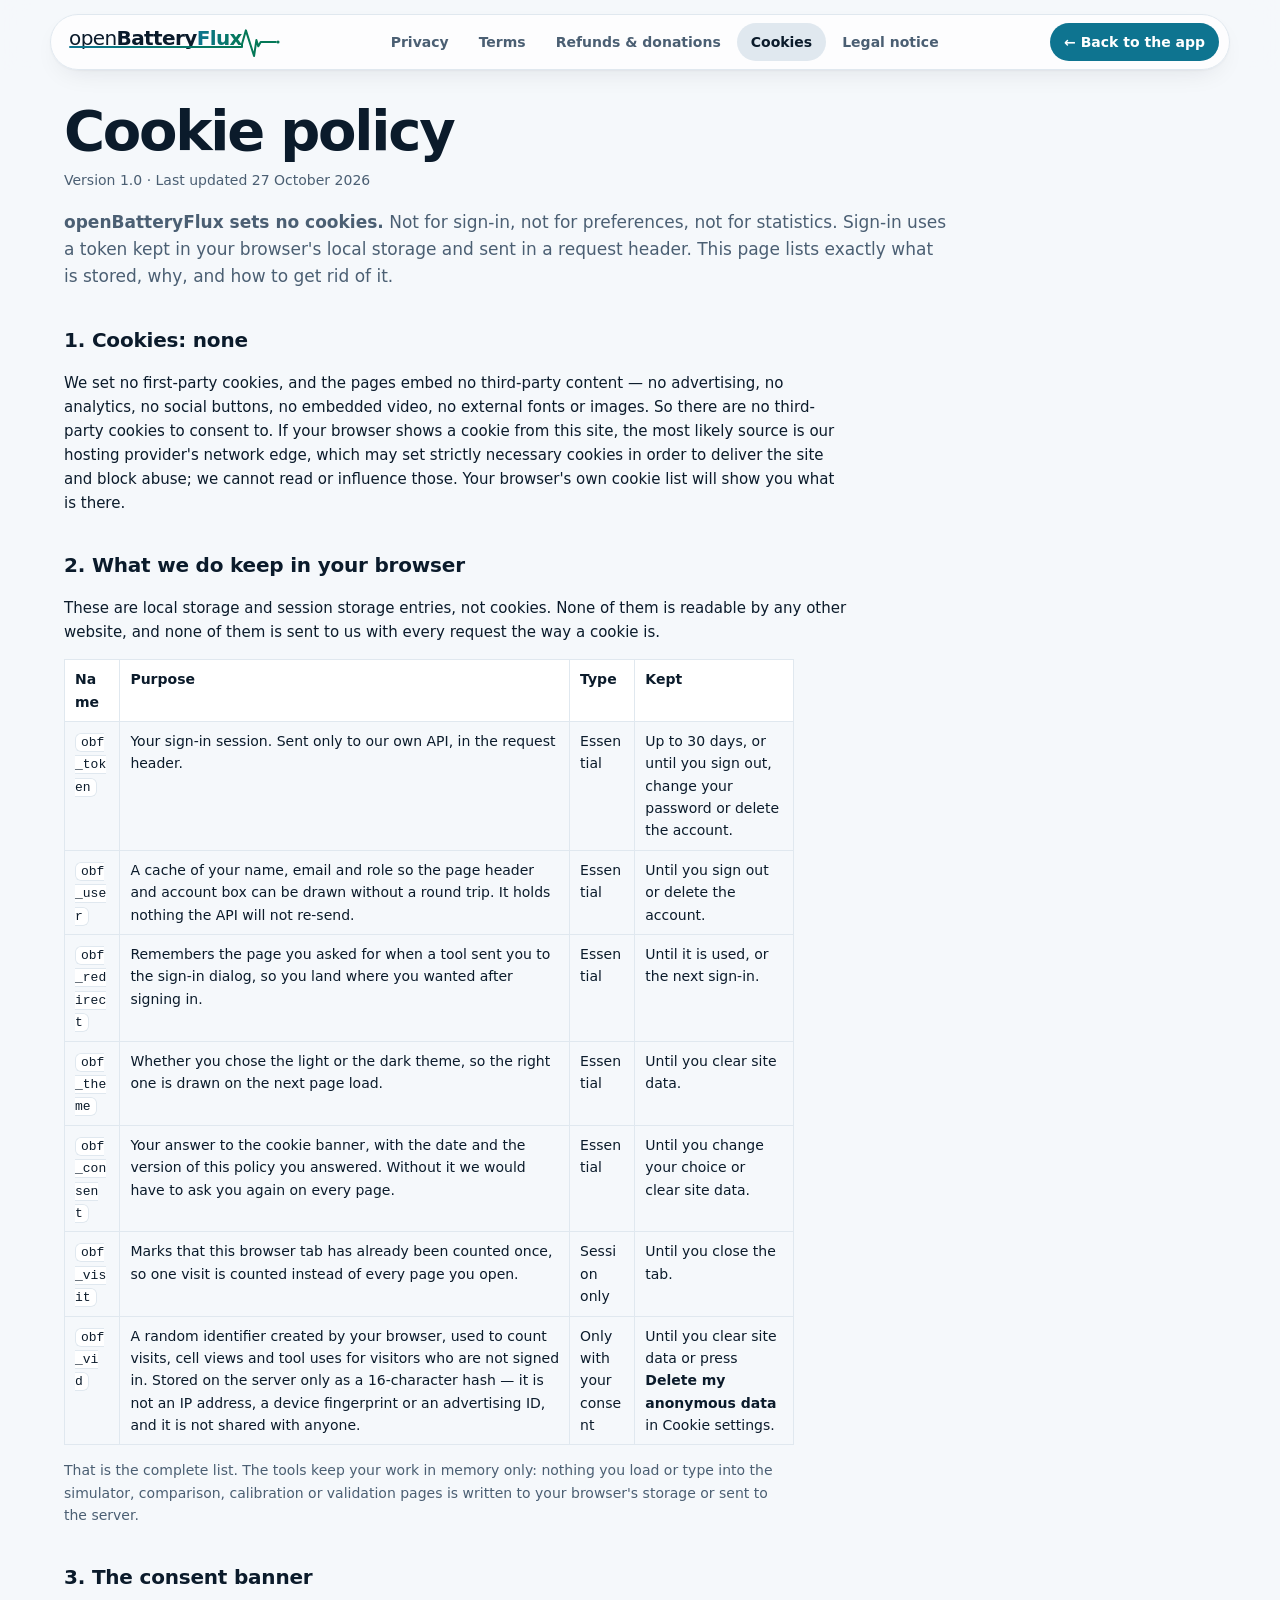
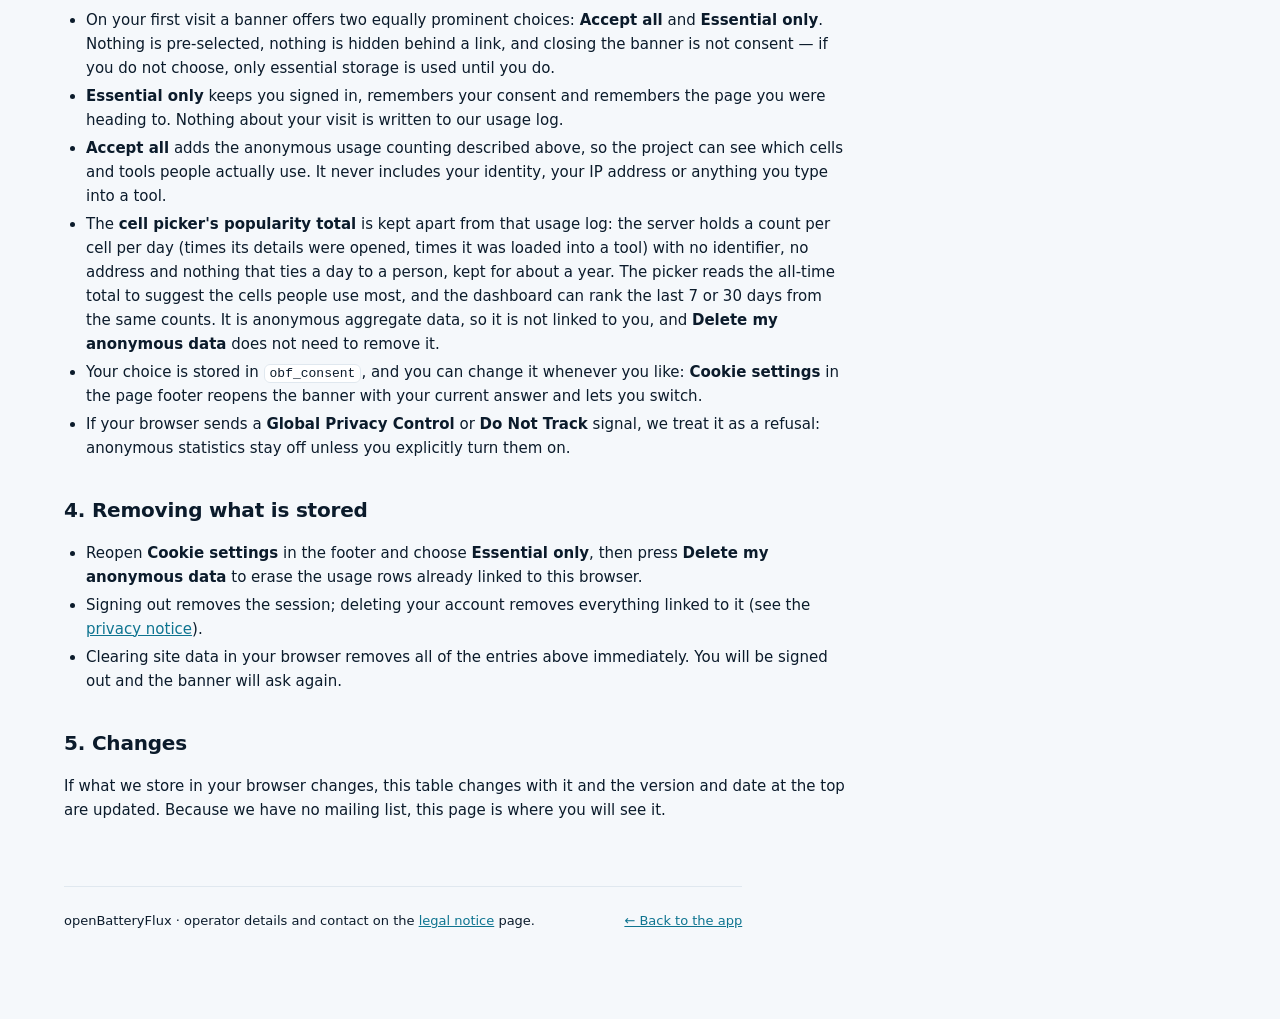
<file: frontend/cookies.html>
<!doctype html>
<html lang="en">
<head>
<meta charset="utf-8">
<meta name="viewport" content="width=device-width, initial-scale=1">
<title>Cookie policy · openBatteryFlux</title>
<meta name="description" content="openBatteryFlux sets no cookies. This page lists every item we keep in your browser, why, for how long, and how to remove it.">
<meta name="robots" content="index,follow">
<link rel="icon" type="image/svg+xml" href="data:image/svg+xml,%3Csvg xmlns=%27http://www.w3.org/2000/svg%27 viewBox=%270 0 64 64%27%3E%3Cpath d=%27M4 42H20V36L27 10L40 56L44 30L48 40L52 33H58%27 fill=%27none%27 stroke=%27%230891B2%27 stroke-width=%275%27 stroke-linecap=%27round%27 stroke-linejoin=%27round%27/%3E%3C/svg%3E">
<link rel="apple-touch-icon" sizes="180x180" href="/apple-touch-icon.png">
<link rel="stylesheet" href="css/legal.css?v=3">
</head>
<body>
<header class="top"><div class="wrap">
<a class="brand obf-logo" href="/" aria-label="openBatteryFlux home"><span class="wmk"><b>open</b><strong>Battery</strong><em>Flux</em></span><i class="obf-line" aria-hidden="true"></i><svg class="obf-pulse" viewBox="0 0 48 36" aria-hidden="true"><path class="obf-g" pathLength="100" d="M0 22V18L5 .5L15.5 33.5L18.5 13L21 21L24 15.5H43.5"/><path class="obf-p" pathLength="100" d="M0 22V18L5 .5L15.5 33.5L18.5 13L21 21L24 15.5H43.5"/><circle class="obf-d" cx="46.3" cy="15.5" r="2"/></svg></a>
<nav class="legal" aria-label="Legal pages">
<a href="privacy.html">Privacy</a>
<a href="terms.html">Terms</a>
<a href="refunds.html">Refunds &amp; donations</a>
<a href="cookies.html" aria-current="page">Cookies</a>
<a href="legal.html">Legal notice</a>
</nav>
<a class="back" href="/">← Back to the app</a>
</div></header>

<div class="wrap">
<h1>Cookie policy</h1>
<p class="updated">Version 1.0 · Last updated 27 October 2026</p>
<p class="lead"><b>openBatteryFlux sets no cookies.</b> Not for sign-in, not for preferences, not for statistics. Sign-in uses a token kept in your browser's local storage and sent in a request header. This page lists exactly what is stored, why, and how to get rid of it.</p>

<h2>1. Cookies: none</h2>
<p>We set no first-party cookies, and the pages embed no third-party content — no advertising, no analytics, no social buttons, no embedded video, no external fonts or images. So there are no third-party cookies to consent to. If your browser shows a cookie from this site, the most likely source is our hosting provider's network edge, which may set strictly necessary cookies in order to deliver the site and block abuse; we cannot read or influence those. Your browser's own cookie list will show you what is there.</p>

<h2>2. What we do keep in your browser</h2>
<p>These are local storage and session storage entries, not cookies. None of them is readable by any other website, and none of them is sent to us with every request the way a cookie is.</p>
<table>
<thead><tr><th>Name</th><th>Purpose</th><th>Type</th><th>Kept</th></tr></thead>
<tbody>
<tr><td><code>obf_token</code></td><td>Your sign-in session. Sent only to our own API, in the request header.</td><td>Essential</td><td>Up to 30 days, or until you sign out, change your password or delete the account.</td></tr>
<tr><td><code>obf_user</code></td><td>A cache of your name, email and role so the page header and account box can be drawn without a round trip. It holds nothing the API will not re-send.</td><td>Essential</td><td>Until you sign out or delete the account.</td></tr>
<tr><td><code>obf_redirect</code></td><td>Remembers the page you asked for when a tool sent you to the sign-in dialog, so you land where you wanted after signing in.</td><td>Essential</td><td>Until it is used, or the next sign-in.</td></tr>
<tr><td><code>obf_theme</code></td><td>Whether you chose the light or the dark theme, so the right one is drawn on the next page load.</td><td>Essential</td><td>Until you clear site data.</td></tr>
<tr><td><code>obf_consent</code></td><td>Your answer to the cookie banner, with the date and the version of this policy you answered. Without it we would have to ask you again on every page.</td><td>Essential</td><td>Until you change your choice or clear site data.</td></tr>
<tr><td><code>obf_visit</code></td><td>Marks that this browser tab has already been counted once, so one visit is counted instead of every page you open.</td><td>Session only</td><td>Until you close the tab.</td></tr>
<tr><td><code>obf_vid</code></td><td>A random identifier created by your browser, used to count visits, cell views and tool uses for visitors who are not signed in. Stored on the server only as a 16-character hash — it is not an IP address, a device fingerprint or an advertising ID, and it is not shared with anyone.</td><td>Only with your consent</td><td>Until you clear site data or press <b>Delete my anonymous data</b> in Cookie settings.</td></tr>
</tbody>
</table>
<p class="note">That is the complete list. The tools keep your work in memory only: nothing you load or type into the simulator, comparison, calibration or validation pages is written to your browser's storage or sent to the server.</p>

<h2>3. The consent banner</h2>
<ul>
<li>On your first visit a banner offers two equally prominent choices: <b>Accept all</b> and <b>Essential only</b>. Nothing is pre-selected, nothing is hidden behind a link, and closing the banner is not consent — if you do not choose, only essential storage is used until you do.</li>
<li><b>Essential only</b> keeps you signed in, remembers your consent and remembers the page you were heading to. Nothing about your visit is written to our usage log.</li>
<li><b>Accept all</b> adds the anonymous usage counting described above, so the project can see which cells and tools people actually use. It never includes your identity, your IP address or anything you type into a tool.</li>
<li>The <b>cell picker's popularity total</b> is kept apart from that usage log: the server holds a count per cell per day (times its details were opened, times it was loaded into a tool) with no identifier, no address and nothing that ties a day to a person, kept for about a year. The picker reads the all-time total to suggest the cells people use most, and the dashboard can rank the last 7 or 30 days from the same counts. It is anonymous aggregate data, so it is not linked to you, and <b>Delete my anonymous data</b> does not need to remove it.</li>
<li>Your choice is stored in <code>obf_consent</code>, and you can change it whenever you like: <b>Cookie settings</b> in the page footer reopens the banner with your current answer and lets you switch.</li>
<li>If your browser sends a <b>Global Privacy Control</b> or <b>Do Not Track</b> signal, we treat it as a refusal: anonymous statistics stay off unless you explicitly turn them on.</li>
</ul>

<h2>4. Removing what is stored</h2>
<ul>
<li>Reopen <b>Cookie settings</b> in the footer and choose <b>Essential only</b>, then press <b>Delete my anonymous data</b> to erase the usage rows already linked to this browser.</li>
<li>Signing out removes the session; deleting your account removes everything linked to it (see the <a href="privacy.html">privacy notice</a>).</li>
<li>Clearing site data in your browser removes all of the entries above immediately. You will be signed out and the banner will ask again.</li>
</ul>

<h2>5. Changes</h2>
<p>If what we store in your browser changes, this table changes with it and the version and date at the top are updated. Because we have no mailing list, this page is where you will see it.</p>

<footer class="bottom">
<p>openBatteryFlux · operator details and contact on the <a href="legal.html">legal notice</a> page.</p>
<p class="noprint"><a href="/">← Back to the app</a></p>
</footer>
</div>
</body>
</html>
</file>
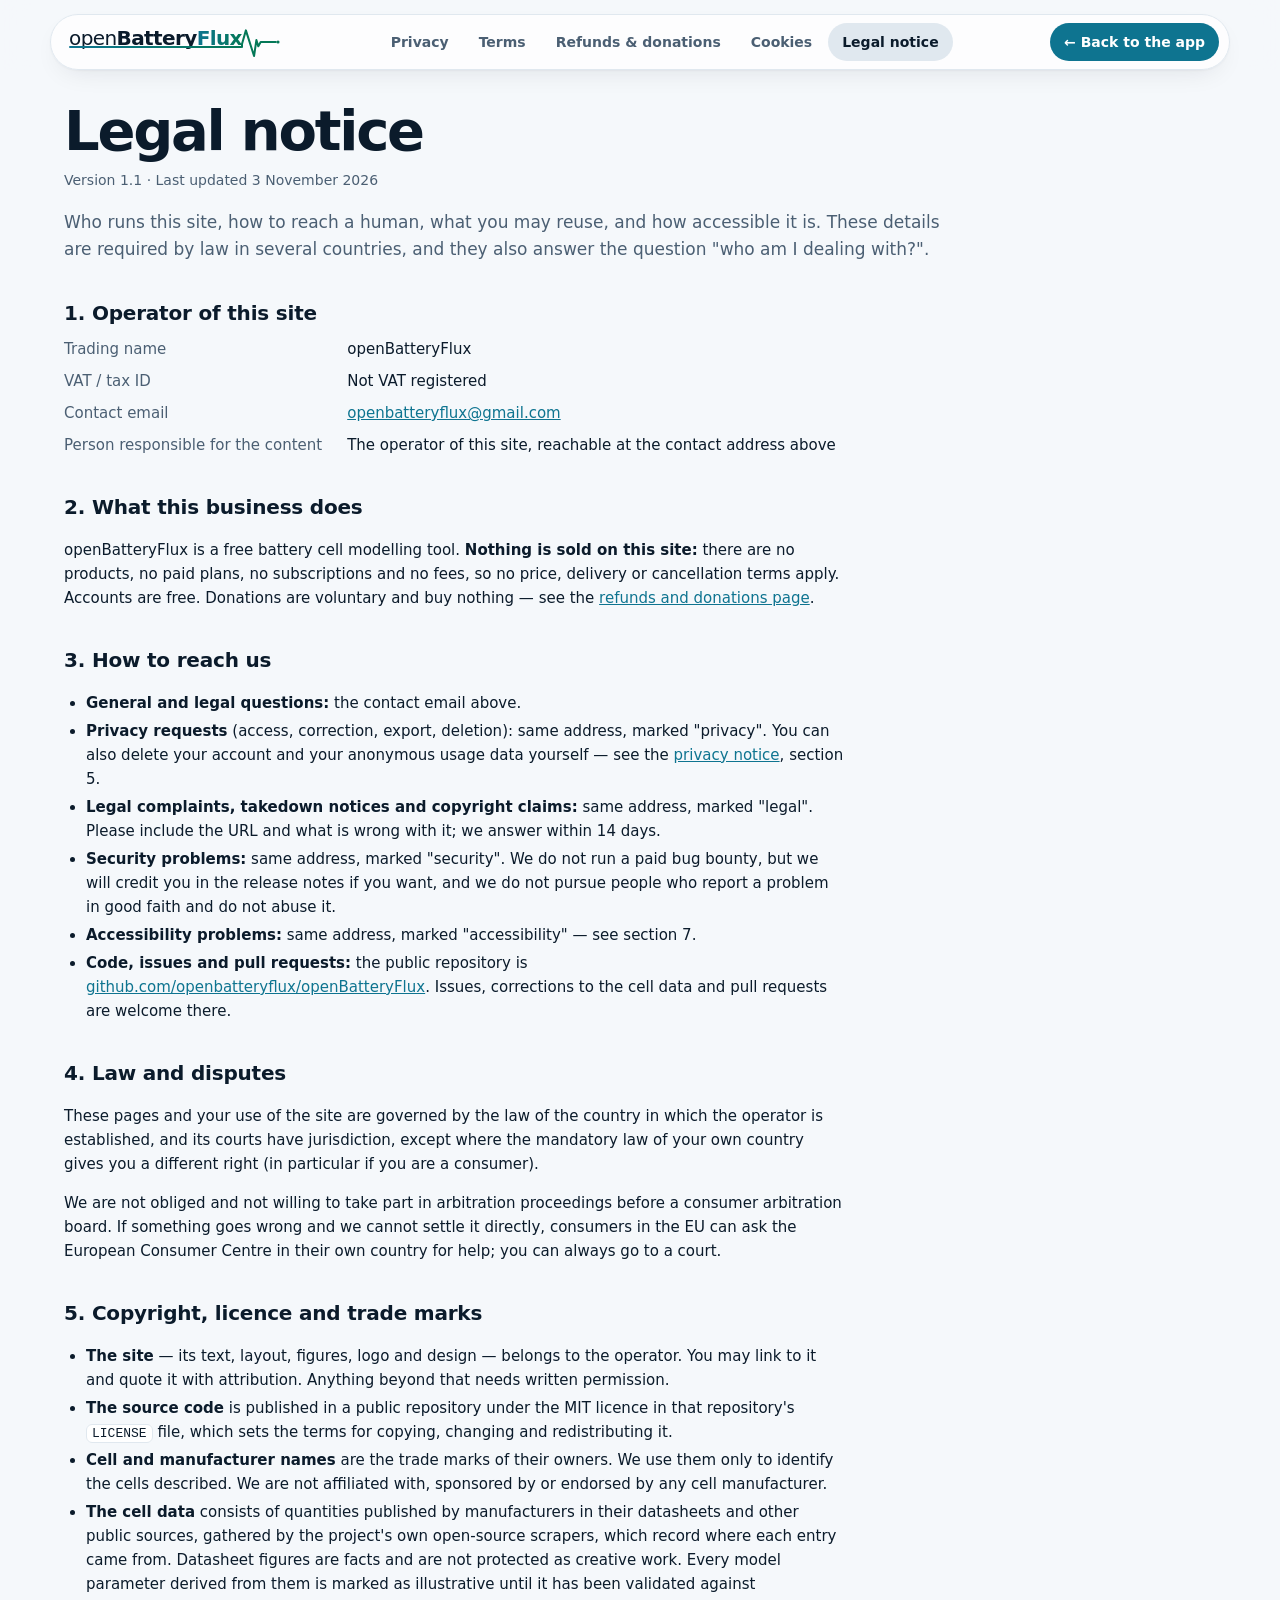
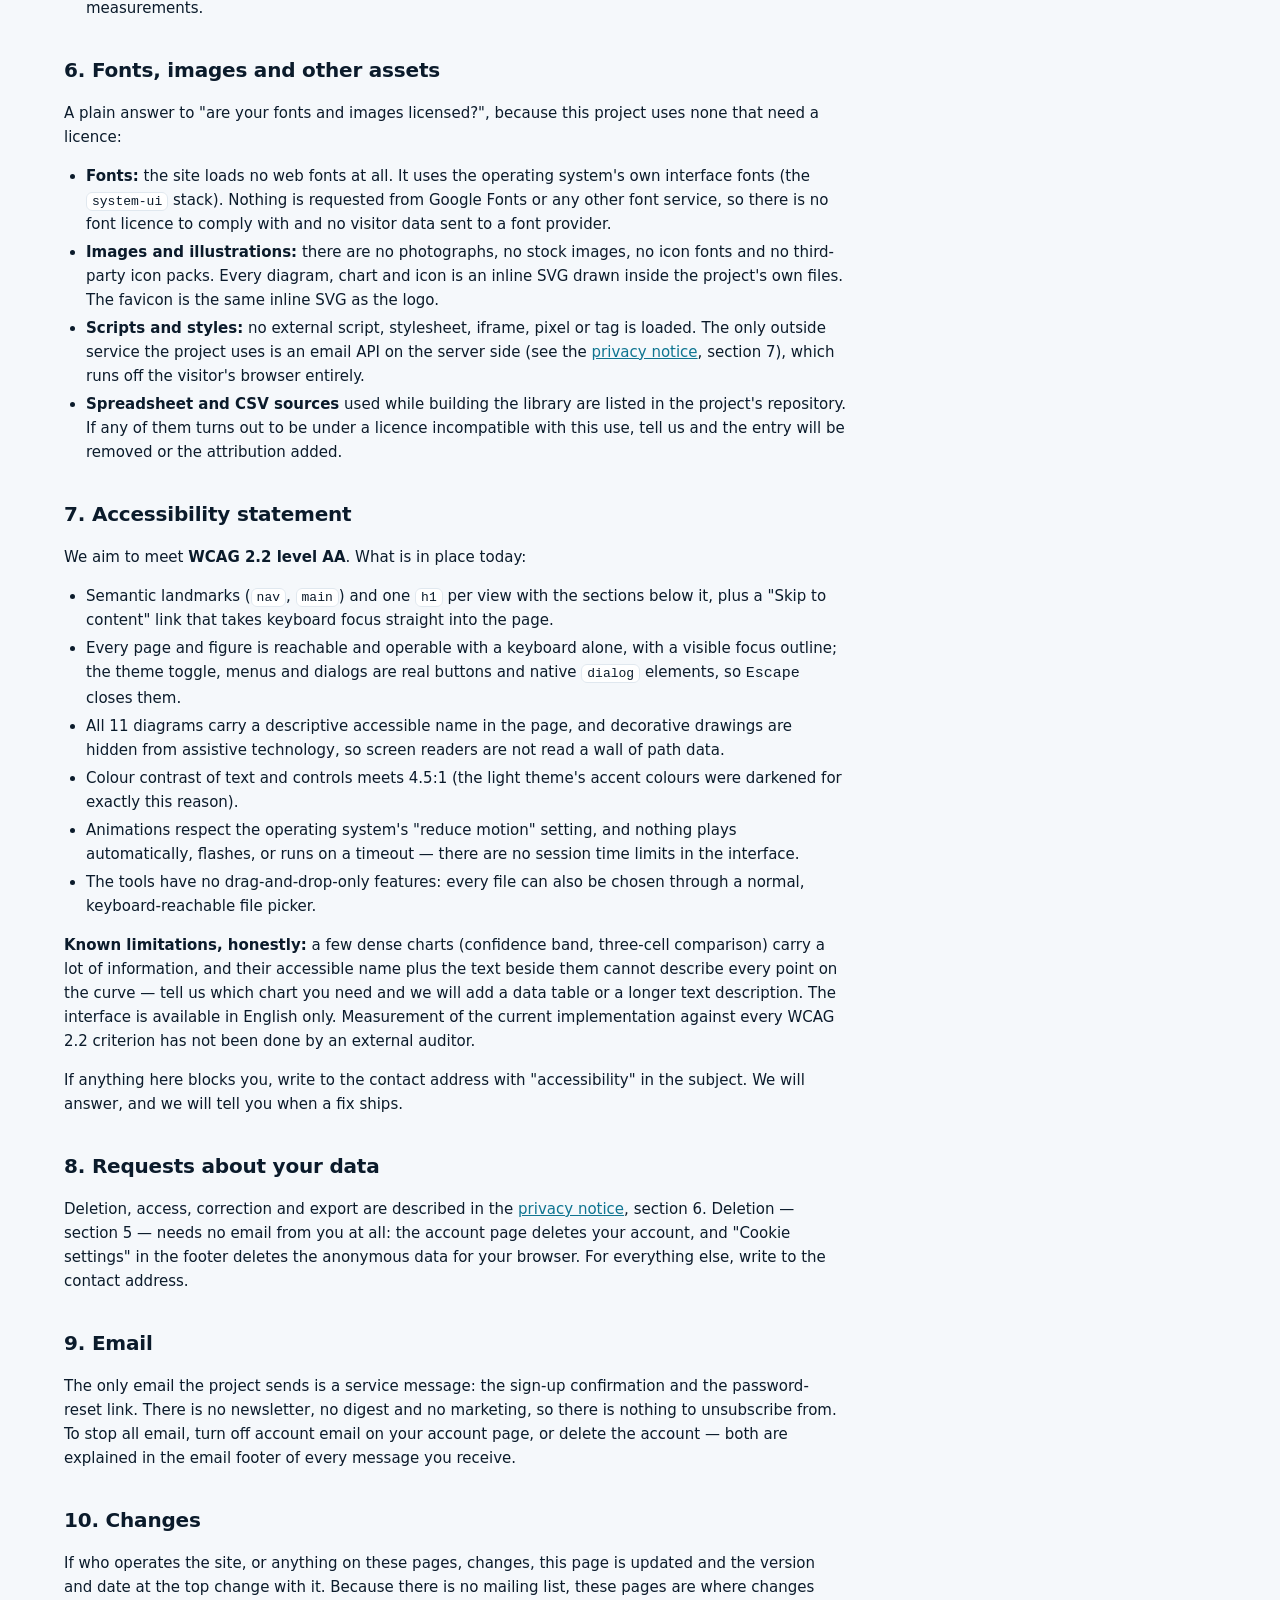
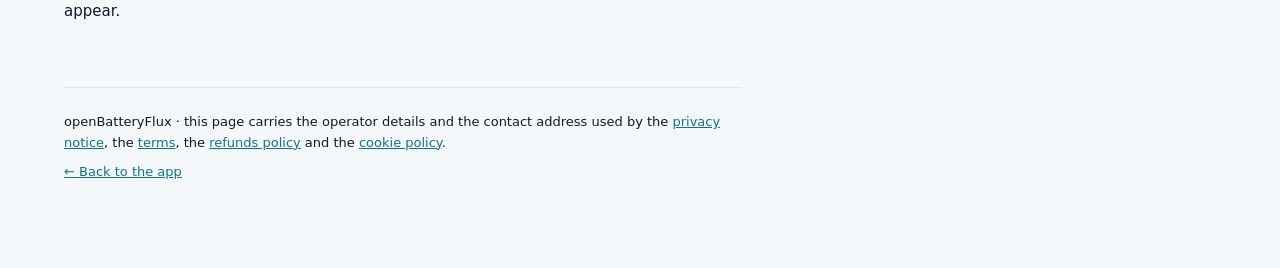
<file: frontend/legal.html>
<!doctype html>
<html lang="en">
<head>
<meta charset="utf-8">
<meta name="viewport" content="width=device-width, initial-scale=1">
<title>Legal notice · openBatteryFlux</title>
<meta name="description" content="Who operates openBatteryFlux, how to reach us, the licence of the site and its assets, and the accessibility statement.">
<meta name="robots" content="index,follow">
<link rel="icon" type="image/svg+xml" href="data:image/svg+xml,%3Csvg xmlns=%27http://www.w3.org/2000/svg%27 viewBox=%270 0 64 64%27%3E%3Cpath d=%27M4 42H20V36L27 10L40 56L44 30L48 40L52 33H58%27 fill=%27none%27 stroke=%27%230891B2%27 stroke-width=%275%27 stroke-linecap=%27round%27 stroke-linejoin=%27round%27/%3E%3C/svg%3E">
<link rel="apple-touch-icon" sizes="180x180" href="/apple-touch-icon.png">
<link rel="stylesheet" href="css/legal.css?v=3">
</head>
<body>
<header class="top"><div class="wrap">
<a class="brand obf-logo" href="/" aria-label="openBatteryFlux home"><span class="wmk"><b>open</b><strong>Battery</strong><em>Flux</em></span><i class="obf-line" aria-hidden="true"></i><svg class="obf-pulse" viewBox="0 0 48 36" aria-hidden="true"><path class="obf-g" pathLength="100" d="M0 22V18L5 .5L15.5 33.5L18.5 13L21 21L24 15.5H43.5"/><path class="obf-p" pathLength="100" d="M0 22V18L5 .5L15.5 33.5L18.5 13L21 21L24 15.5H43.5"/><circle class="obf-d" cx="46.3" cy="15.5" r="2"/></svg></a>
<nav class="legal" aria-label="Legal pages">
<a href="privacy.html">Privacy</a>
<a href="terms.html">Terms</a>
<a href="refunds.html">Refunds &amp; donations</a>
<a href="cookies.html">Cookies</a>
<a href="legal.html" aria-current="page">Legal notice</a>
</nav>
<a class="back" href="/">← Back to the app</a>
</div></header>

<div class="wrap">
<h1>Legal notice</h1>
<p class="updated">Version 1.1 · Last updated 3 November 2026</p>
<p class="lead">Who runs this site, how to reach a human, what you may reuse, and how accessible it is. These details are required by law in several countries, and they also answer the question "who am I dealing with?".</p>

<h2>1. Operator of this site</h2>
<dl class="kv">
<dt>Trading name</dt><dd>openBatteryFlux</dd>
<dt>VAT / tax ID</dt><dd>Not VAT registered</dd>
<dt>Contact email</dt><dd><a href="mailto:openbatteryflux@gmail.com">openbatteryflux@gmail.com</a></dd>
<dt>Person responsible for the content</dt><dd>The operator of this site, reachable at the contact address above</dd>
</dl>

<h2>2. What this business does</h2>
<p>openBatteryFlux is a free battery cell modelling tool. <b>Nothing is sold on this site:</b> there are no products, no paid plans, no subscriptions and no fees, so no price, delivery or cancellation terms apply. Accounts are free. Donations are voluntary and buy nothing — see the <a href="refunds.html">refunds and donations page</a>.</p>

<h2>3. How to reach us</h2>
<ul>
<li><b>General and legal questions:</b> the contact email above.</li>
<li><b>Privacy requests</b> (access, correction, export, deletion): same address, marked "privacy". You can also delete your account and your anonymous usage data yourself — see the <a href="privacy.html">privacy notice</a>, section 5.</li>
<li><b>Legal complaints, takedown notices and copyright claims:</b> same address, marked "legal". Please include the URL and what is wrong with it; we answer within 14 days.</li>
<li><b>Security problems:</b> same address, marked "security". We do not run a paid bug bounty, but we will credit you in the release notes if you want, and we do not pursue people who report a problem in good faith and do not abuse it.</li>
<li><b>Accessibility problems:</b> same address, marked "accessibility" — see section 7.</li>
<li><b>Code, issues and pull requests:</b> the public repository is <a href="https://github.com/openbatteryflux/openBatteryFlux" rel="noopener">github.com/openbatteryflux/openBatteryFlux</a>. Issues, corrections to the cell data and pull requests are welcome there.</li>
</ul>

<h2>4. Law and disputes</h2>
<p>These pages and your use of the site are governed by the law of the country in which the operator is established, and its courts have jurisdiction, except where the mandatory law of your own country gives you a different right (in particular if you are a consumer).</p>
<p>We are not obliged and not willing to take part in arbitration proceedings before a consumer arbitration board. If something goes wrong and we cannot settle it directly, consumers in the EU can ask the European Consumer Centre in their own country for help; you can always go to a court.</p>

<h2>5. Copyright, licence and trade marks</h2>
<ul>
<li><b>The site</b> — its text, layout, figures, logo and design — belongs to the operator. You may link to it and quote it with attribution. Anything beyond that needs written permission.</li>
<li><b>The source code</b> is published in a public repository under the MIT licence in that repository's <code>LICENSE</code> file, which sets the terms for copying, changing and redistributing it.</li>
<li><b>Cell and manufacturer names</b> are the trade marks of their owners. We use them only to identify the cells described. We are not affiliated with, sponsored by or endorsed by any cell manufacturer.</li>
<li><b>The cell data</b> consists of quantities published by manufacturers in their datasheets and other public sources, gathered by the project's own open-source scrapers, which record where each entry came from. Datasheet figures are facts and are not protected as creative work. Every model parameter derived from them is marked as illustrative until it has been validated against measurements.</li>
</ul>

<h2>6. Fonts, images and other assets</h2>
<p>A plain answer to "are your fonts and images licensed?", because this project uses none that need a licence:</p>
<ul>
<li><b>Fonts:</b> the site loads no web fonts at all. It uses the operating system's own interface fonts (the <code>system-ui</code> stack). Nothing is requested from Google Fonts or any other font service, so there is no font licence to comply with and no visitor data sent to a font provider.</li>
<li><b>Images and illustrations:</b> there are no photographs, no stock images, no icon fonts and no third-party icon packs. Every diagram, chart and icon is an inline SVG drawn inside the project's own files. The favicon is the same inline SVG as the logo.</li>
<li><b>Scripts and styles:</b> no external script, stylesheet, iframe, pixel or tag is loaded. The only outside service the project uses is an email API on the server side (see the <a href="privacy.html">privacy notice</a>, section 7), which runs off the visitor's browser entirely.</li>
<li><b>Spreadsheet and CSV sources</b> used while building the library are listed in the project's repository. If any of them turns out to be under a licence incompatible with this use, tell us and the entry will be removed or the attribution added.</li>
</ul>

<h2 id="accessibility">7. Accessibility statement</h2>
<p>We aim to meet <b>WCAG 2.2 level AA</b>. What is in place today:</p>
<ul>
<li>Semantic landmarks (<code>nav</code>, <code>main</code>) and one <code>h1</code> per view with the sections below it, plus a "Skip to content" link that takes keyboard focus straight into the page.</li>
<li>Every page and figure is reachable and operable with a keyboard alone, with a visible focus outline; the theme toggle, menus and dialogs are real buttons and native <code>dialog</code> elements, so <kbd>Escape</kbd> closes them.</li>
<li>All 11 diagrams carry a descriptive accessible name in the page, and decorative drawings are hidden from assistive technology, so screen readers are not read a wall of path data.</li>
<li>Colour contrast of text and controls meets 4.5:1 (the light theme's accent colours were darkened for exactly this reason).</li>
<li>Animations respect the operating system's "reduce motion" setting, and nothing plays automatically, flashes, or runs on a timeout — there are no session time limits in the interface.</li>
<li>The tools have no drag-and-drop-only features: every file can also be chosen through a normal, keyboard-reachable file picker.</li>
</ul>
<p><b>Known limitations, honestly:</b> a few dense charts (confidence band, three-cell comparison) carry a lot of information, and their accessible name plus the text beside them cannot describe every point on the curve — tell us which chart you need and we will add a data table or a longer text description. The interface is available in English only. Measurement of the current implementation against every WCAG 2.2 criterion has not been done by an external auditor.</p>
<p>If anything here blocks you, write to the contact address with "accessibility" in the subject. We will answer, and we will tell you when a fix ships.</p>

<h2>8. Requests about your data</h2>
<p>Deletion, access, correction and export are described in the <a href="privacy.html">privacy notice</a>, section 6. Deletion — section 5 — needs no email from you at all: the account page deletes your account, and "Cookie settings" in the footer deletes the anonymous data for your browser. For everything else, write to the contact address.</p>

<h2>9. Email</h2>
<p>The only email the project sends is a service message: the sign-up confirmation and the password-reset link. There is no newsletter, no digest and no marketing, so there is nothing to unsubscribe from. To stop all email, turn off account email on your account page, or delete the account — both are explained in the email footer of every message you receive.</p>

<h2>10. Changes</h2>
<p>If who operates the site, or anything on these pages, changes, this page is updated and the version and date at the top change with it. Because there is no mailing list, these pages are where changes appear.</p>

<footer class="bottom">
<p>openBatteryFlux · this page carries the operator details and the contact address used by the <a href="privacy.html">privacy notice</a>, the <a href="terms.html">terms</a>, the <a href="refunds.html">refunds policy</a> and the <a href="cookies.html">cookie policy</a>.</p>
<p class="noprint"><a href="/">← Back to the app</a></p>
</footer>
</div>
</body>
</html>
</file>
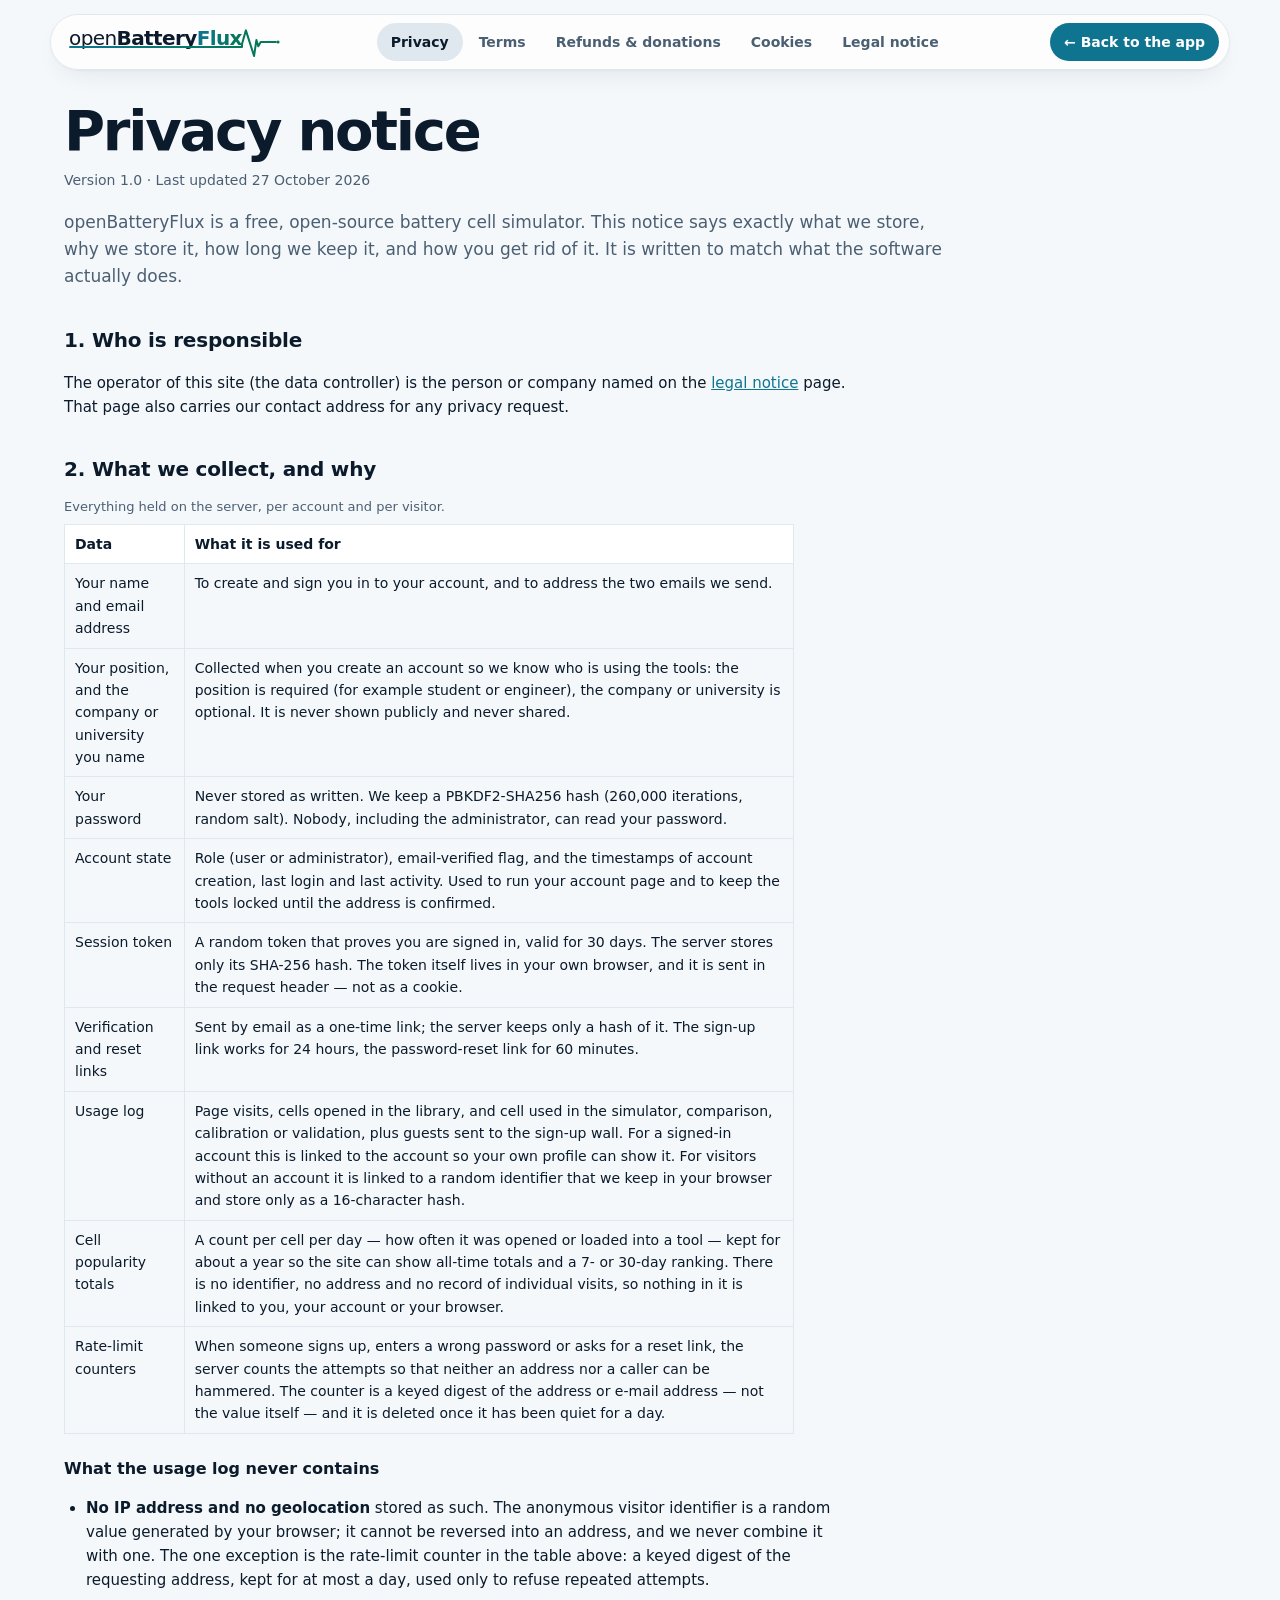
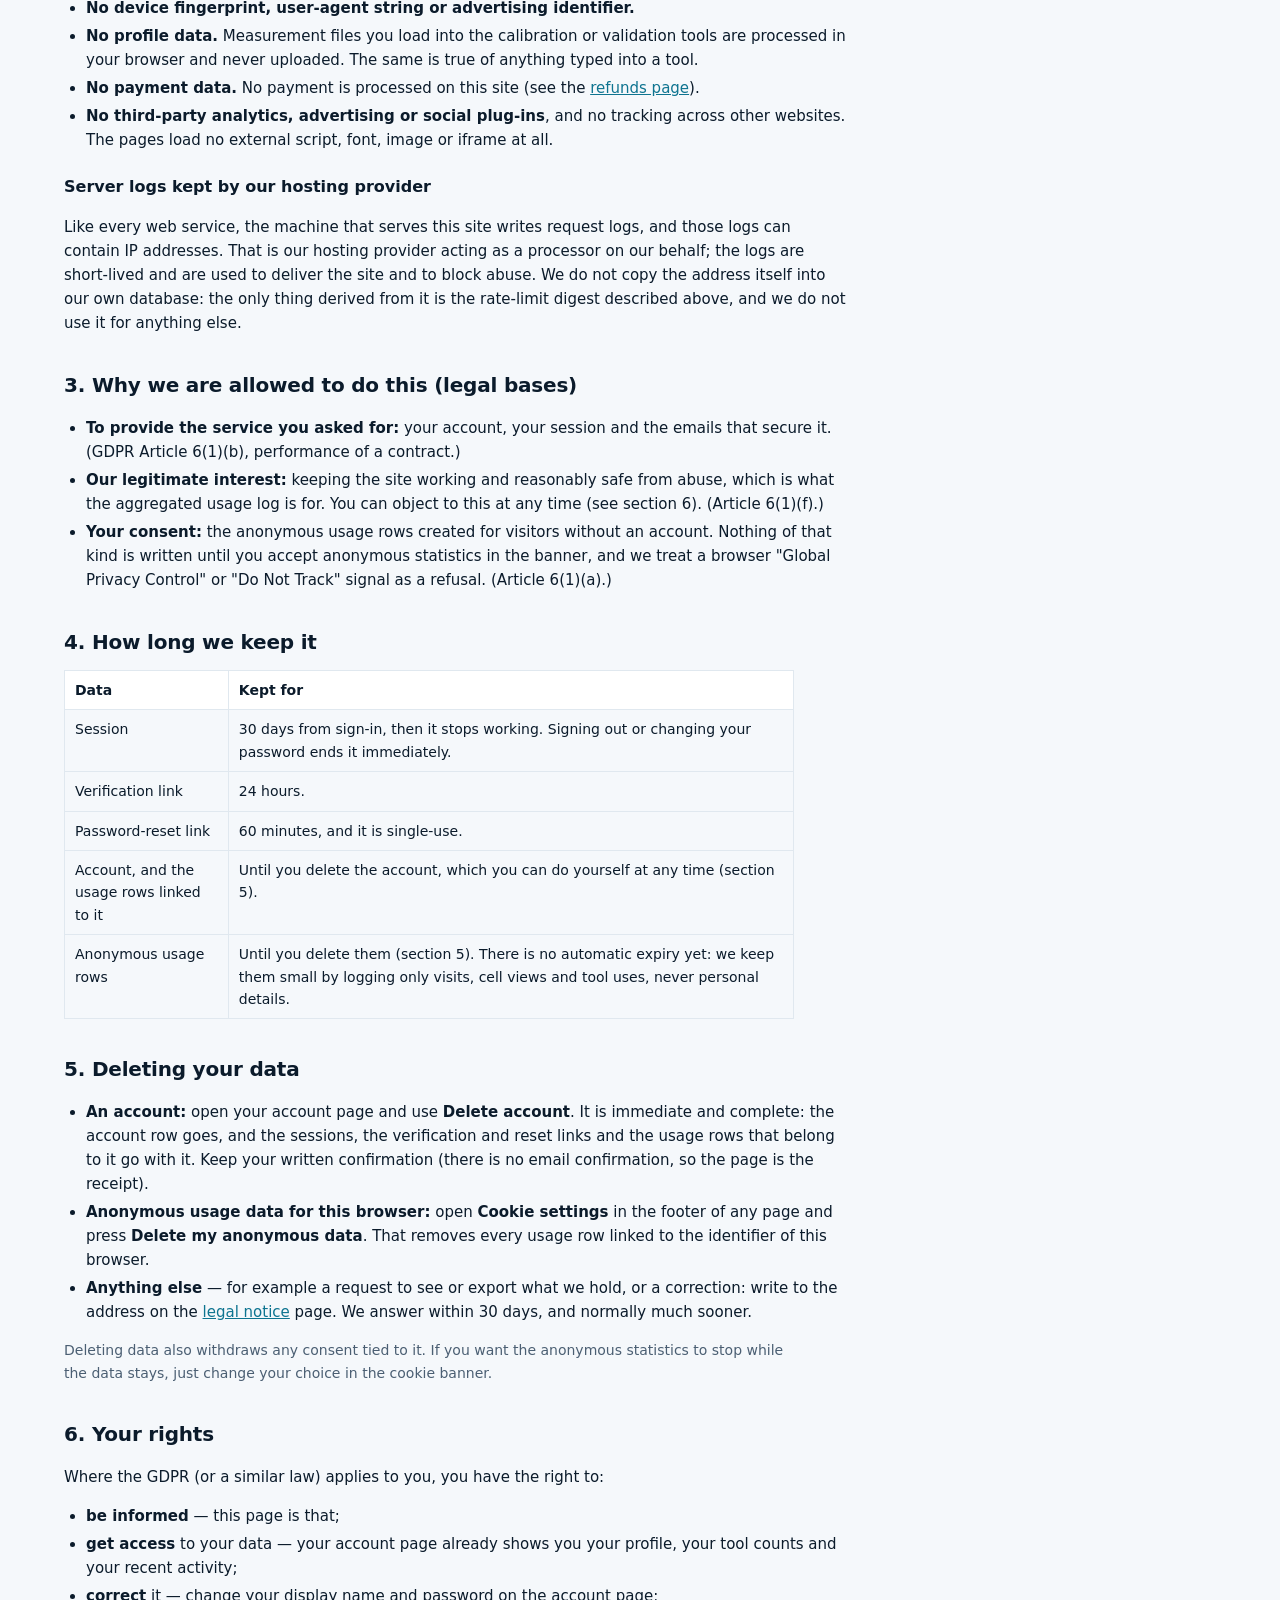
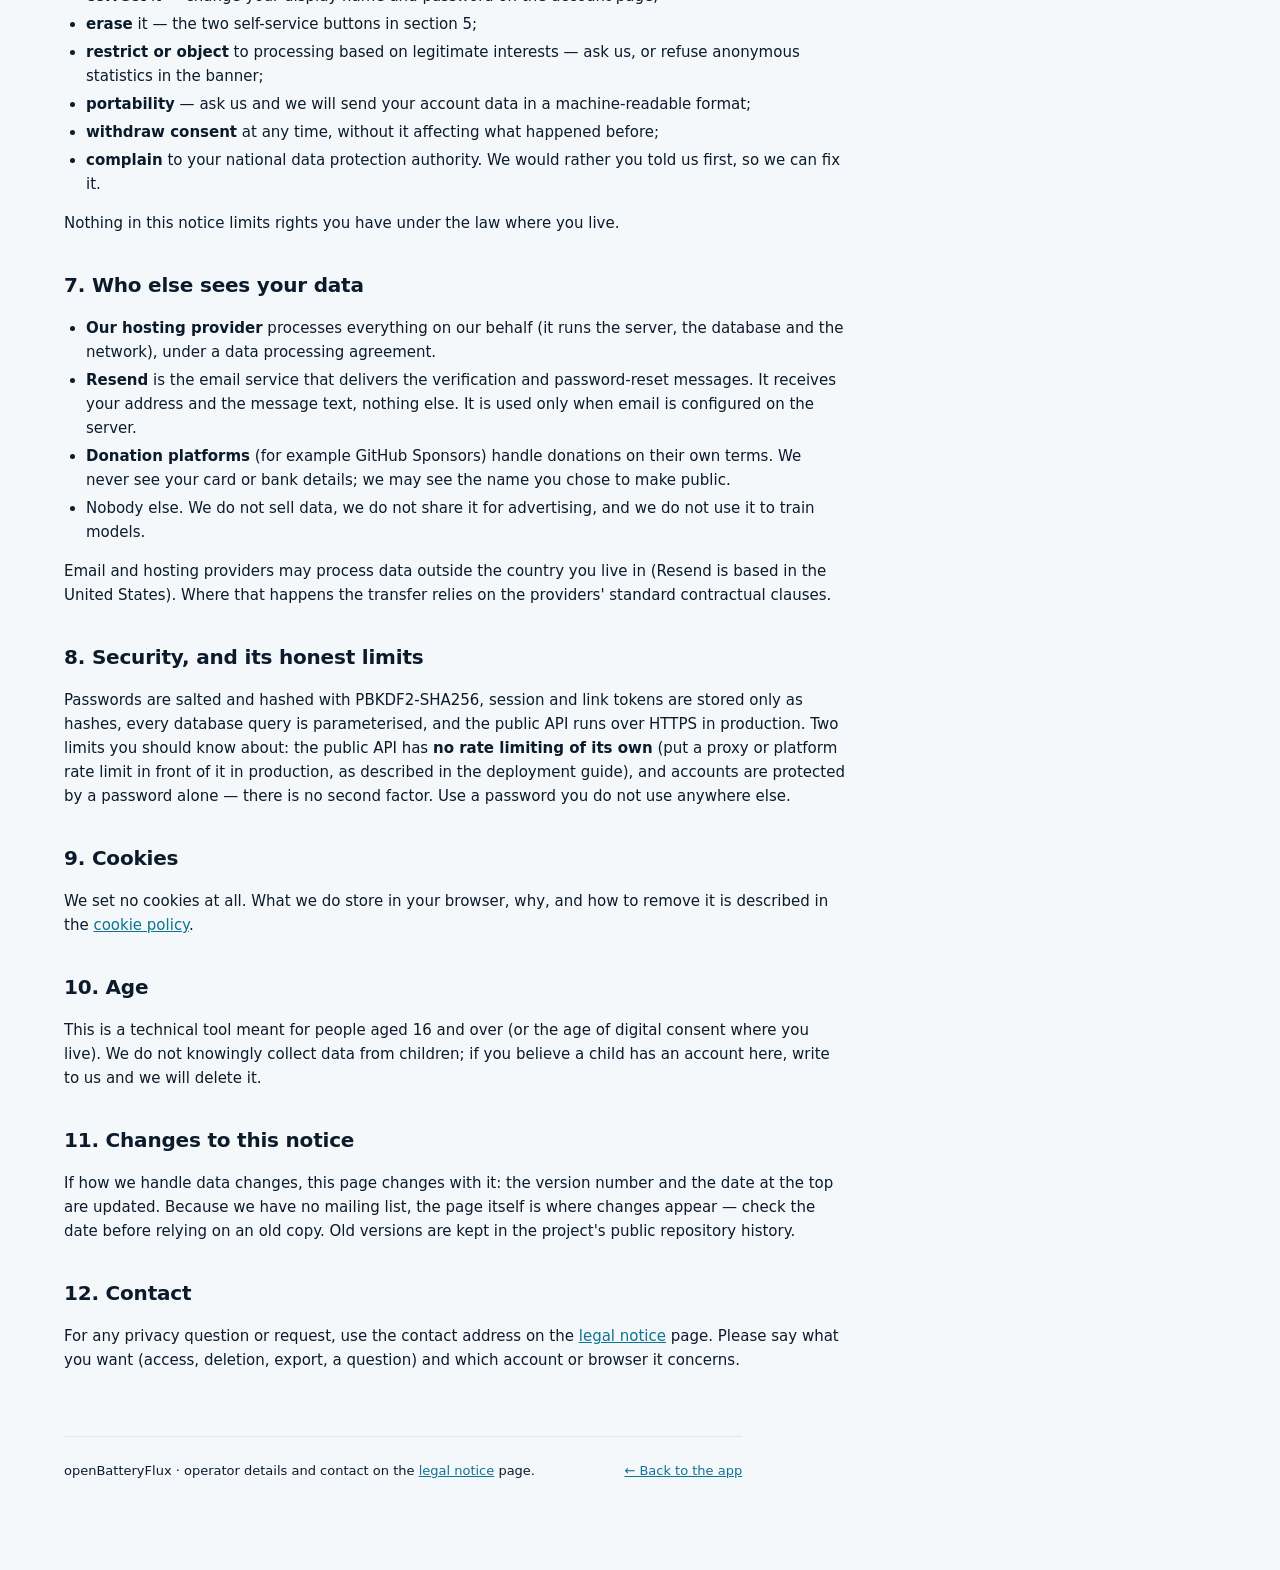
<file: frontend/privacy.html>
<!doctype html>
<html lang="en">
<head>
<meta charset="utf-8">
<meta name="viewport" content="width=device-width, initial-scale=1">
<title>Privacy notice · openBatteryFlux</title>
<meta name="description" content="What data openBatteryFlux collects, why, for how long, who else sees it, and how to have it deleted.">
<meta name="robots" content="index,follow">
<link rel="icon" type="image/svg+xml" href="data:image/svg+xml,%3Csvg xmlns=%27http://www.w3.org/2000/svg%27 viewBox=%270 0 64 64%27%3E%3Cpath d=%27M4 42H20V36L27 10L40 56L44 30L48 40L52 33H58%27 fill=%27none%27 stroke=%27%230891B2%27 stroke-width=%275%27 stroke-linecap=%27round%27 stroke-linejoin=%27round%27/%3E%3C/svg%3E">
<link rel="apple-touch-icon" sizes="180x180" href="/apple-touch-icon.png">
<link rel="stylesheet" href="css/legal.css?v=3">
</head>
<body>
<header class="top"><div class="wrap">
<a class="brand obf-logo" href="/" aria-label="openBatteryFlux home"><span class="wmk"><b>open</b><strong>Battery</strong><em>Flux</em></span><i class="obf-line" aria-hidden="true"></i><svg class="obf-pulse" viewBox="0 0 48 36" aria-hidden="true"><path class="obf-g" pathLength="100" d="M0 22V18L5 .5L15.5 33.5L18.5 13L21 21L24 15.5H43.5"/><path class="obf-p" pathLength="100" d="M0 22V18L5 .5L15.5 33.5L18.5 13L21 21L24 15.5H43.5"/><circle class="obf-d" cx="46.3" cy="15.5" r="2"/></svg></a>
<nav class="legal" aria-label="Legal pages">
<a href="privacy.html" aria-current="page">Privacy</a>
<a href="terms.html">Terms</a>
<a href="refunds.html">Refunds &amp; donations</a>
<a href="cookies.html">Cookies</a>
<a href="legal.html">Legal notice</a>
</nav>
<a class="back" href="/">← Back to the app</a>
</div></header>

<div class="wrap">
<h1>Privacy notice</h1>
<p class="updated">Version 1.0 · Last updated 27 October 2026</p>
<p class="lead">openBatteryFlux is a free, open-source battery cell simulator. This notice says exactly what we store, why we store it, how long we keep it, and how you get rid of it. It is written to match what the software actually does.</p>

<h2>1. Who is responsible</h2>
<p>The operator of this site (the data controller) is the person or company named on the <a href="legal.html">legal notice</a> page. That page also carries our contact address for any privacy request.</p>

<h2>2. What we collect, and why</h2>
<table>
<caption>Everything held on the server, per account and per visitor.</caption>
<thead><tr><th>Data</th><th>What it is used for</th></tr></thead>
<tbody>
<tr><td>Your name and email address</td><td>To create and sign you in to your account, and to address the two emails we send.</td></tr>
<tr><td>Your position, and the company or university you name</td><td>Collected when you create an account so we know who is using the tools: the position is required (for example student or engineer), the company or university is optional. It is never shown publicly and never shared.</td></tr>
<tr><td>Your password</td><td>Never stored as written. We keep a PBKDF2-SHA256 hash (260,000 iterations, random salt). Nobody, including the administrator, can read your password.</td></tr>
<tr><td>Account state</td><td>Role (user or administrator), email-verified flag, and the timestamps of account creation, last login and last activity. Used to run your account page and to keep the tools locked until the address is confirmed.</td></tr>
<tr><td>Session token</td><td>A random token that proves you are signed in, valid for 30 days. The server stores only its SHA-256 hash. The token itself lives in your own browser, and it is sent in the request header — not as a cookie.</td></tr>
<tr><td>Verification and reset links</td><td>Sent by email as a one-time link; the server keeps only a hash of it. The sign-up link works for 24 hours, the password-reset link for 60 minutes.</td></tr>
<tr><td>Usage log</td><td>Page visits, cells opened in the library, and cell used in the simulator, comparison, calibration or validation, plus guests sent to the sign-up wall. For a signed-in account this is linked to the account so your own profile can show it. For visitors without an account it is linked to a random identifier that we keep in your browser and store only as a 16-character hash.</td></tr>
<tr><td>Cell popularity totals</td><td>A count per cell per day — how often it was opened or loaded into a tool — kept for about a year so the site can show all-time totals and a 7- or 30-day ranking. There is no identifier, no address and no record of individual visits, so nothing in it is linked to you, your account or your browser.</td></tr>
<tr><td>Rate-limit counters</td><td>When someone signs up, enters a wrong password or asks for a reset link, the server counts the attempts so that neither an address nor a caller can be hammered. The counter is a keyed digest of the address or e-mail address — not the value itself — and it is deleted once it has been quiet for a day.</td></tr>
</tbody>
</table>

<h3>What the usage log never contains</h3>
<ul>
<li><b>No IP address and no geolocation</b> stored as such. The anonymous visitor identifier is a random value generated by your browser; it cannot be reversed into an address, and we never combine it with one. The one exception is the rate-limit counter in the table above: a keyed digest of the requesting address, kept for at most a day, used only to refuse repeated attempts.</li>
<li><b>No device fingerprint, user-agent string or advertising identifier.</b></li>
<li><b>No profile data.</b> Measurement files you load into the calibration or validation tools are processed in your browser and never uploaded. The same is true of anything typed into a tool.</li>
<li><b>No payment data.</b> No payment is processed on this site (see the <a href="refunds.html">refunds page</a>).</li>
<li><b>No third-party analytics, advertising or social plug-ins</b>, and no tracking across other websites. The pages load no external script, font, image or iframe at all.</li>
</ul>

<h3>Server logs kept by our hosting provider</h3>
<p>Like every web service, the machine that serves this site writes request logs, and those logs can contain IP addresses. That is our hosting provider acting as a processor on our behalf; the logs are short-lived and are used to deliver the site and to block abuse. We do not copy the address itself into our own database: the only thing derived from it is the rate-limit digest described above, and we do not use it for anything else.</p>

<h2>3. Why we are allowed to do this (legal bases)</h2>
<ul>
<li><b>To provide the service you asked for:</b> your account, your session and the emails that secure it. (GDPR Article 6(1)(b), performance of a contract.)</li>
<li><b>Our legitimate interest:</b> keeping the site working and reasonably safe from abuse, which is what the aggregated usage log is for. You can object to this at any time (see section 6). (Article 6(1)(f).)</li>
<li><b>Your consent:</b> the anonymous usage rows created for visitors without an account. Nothing of that kind is written until you accept anonymous statistics in the banner, and we treat a browser "Global Privacy Control" or "Do Not Track" signal as a refusal. (Article 6(1)(a).)</li>
</ul>

<h2>4. How long we keep it</h2>
<table>
<thead><tr><th>Data</th><th>Kept for</th></tr></thead>
<tbody>
<tr><td>Session</td><td>30 days from sign-in, then it stops working. Signing out or changing your password ends it immediately.</td></tr>
<tr><td>Verification link</td><td>24 hours.</td></tr>
<tr><td>Password-reset link</td><td>60 minutes, and it is single-use.</td></tr>
<tr><td>Account, and the usage rows linked to it</td><td>Until you delete the account, which you can do yourself at any time (section 5).</td></tr>
<tr><td>Anonymous usage rows</td><td>Until you delete them (section 5). There is no automatic expiry yet: we keep them small by logging only visits, cell views and tool uses, never personal details.</td></tr>
</tbody>
</table>

<h2>5. Deleting your data</h2>
<ul>
<li><b>An account:</b> open your account page and use <b>Delete account</b>. It is immediate and complete: the account row goes, and the sessions, the verification and reset links and the usage rows that belong to it go with it. Keep your written confirmation (there is no email confirmation, so the page is the receipt).</li>
<li><b>Anonymous usage data for this browser:</b> open <b>Cookie settings</b> in the footer of any page and press <b>Delete my anonymous data</b>. That removes every usage row linked to the identifier of this browser.</li>
<li><b>Anything else</b> — for example a request to see or export what we hold, or a correction: write to the address on the <a href="legal.html">legal notice</a> page. We answer within 30 days, and normally much sooner.</li>
</ul>
<p class="note">Deleting data also withdraws any consent tied to it. If you want the anonymous statistics to stop while the data stays, just change your choice in the cookie banner.</p>

<h2>6. Your rights</h2>
<p>Where the GDPR (or a similar law) applies to you, you have the right to:</p>
<ul>
<li><b>be informed</b> — this page is that;</li>
<li><b>get access</b> to your data — your account page already shows you your profile, your tool counts and your recent activity;</li>
<li><b>correct</b> it — change your display name and password on the account page;</li>
<li><b>erase</b> it — the two self-service buttons in section 5;</li>
<li><b>restrict or object</b> to processing based on legitimate interests — ask us, or refuse anonymous statistics in the banner;</li>
<li><b>portability</b> — ask us and we will send your account data in a machine-readable format;</li>
<li><b>withdraw consent</b> at any time, without it affecting what happened before;</li>
<li><b>complain</b> to your national data protection authority. We would rather you told us first, so we can fix it.</li>
</ul>
<p>Nothing in this notice limits rights you have under the law where you live.</p>

<h2>7. Who else sees your data</h2>
<ul>
<li><b>Our hosting provider</b> processes everything on our behalf (it runs the server, the database and the network), under a data processing agreement.</li>
<li><b>Resend</b> is the email service that delivers the verification and password-reset messages. It receives your address and the message text, nothing else. It is used only when email is configured on the server.</li>
<li><b>Donation platforms</b> (for example GitHub Sponsors) handle donations on their own terms. We never see your card or bank details; we may see the name you chose to make public.</li>
<li>Nobody else. We do not sell data, we do not share it for advertising, and we do not use it to train models.</li>
</ul>
<p>Email and hosting providers may process data outside the country you live in (Resend is based in the United States). Where that happens the transfer relies on the providers' standard contractual clauses.</p>

<h2>8. Security, and its honest limits</h2>
<p>Passwords are salted and hashed with PBKDF2-SHA256, session and link tokens are stored only as hashes, every database query is parameterised, and the public API runs over HTTPS in production. Two limits you should know about: the public API has <b>no rate limiting of its own</b> (put a proxy or platform rate limit in front of it in production, as described in the deployment guide), and accounts are protected by a password alone — there is no second factor. Use a password you do not use anywhere else.</p>

<h2>9. Cookies</h2>
<p>We set no cookies at all. What we do store in your browser, why, and how to remove it is described in the <a href="cookies.html">cookie policy</a>.</p>

<h2>10. Age</h2>
<p>This is a technical tool meant for people aged 16 and over (or the age of digital consent where you live). We do not knowingly collect data from children; if you believe a child has an account here, write to us and we will delete it.</p>

<h2>11. Changes to this notice</h2>
<p>If how we handle data changes, this page changes with it: the version number and the date at the top are updated. Because we have no mailing list, the page itself is where changes appear — check the date before relying on an old copy. Old versions are kept in the project's public repository history.</p>

<h2>12. Contact</h2>
<p>For any privacy question or request, use the contact address on the <a href="legal.html">legal notice</a> page. Please say what you want (access, deletion, export, a question) and which account or browser it concerns.</p>

<footer class="bottom">
<p>openBatteryFlux · operator details and contact on the <a href="legal.html">legal notice</a> page.</p>
<p class="noprint"><a href="/">← Back to the app</a></p>
</footer>
</div>
</body>
</html>
</file>
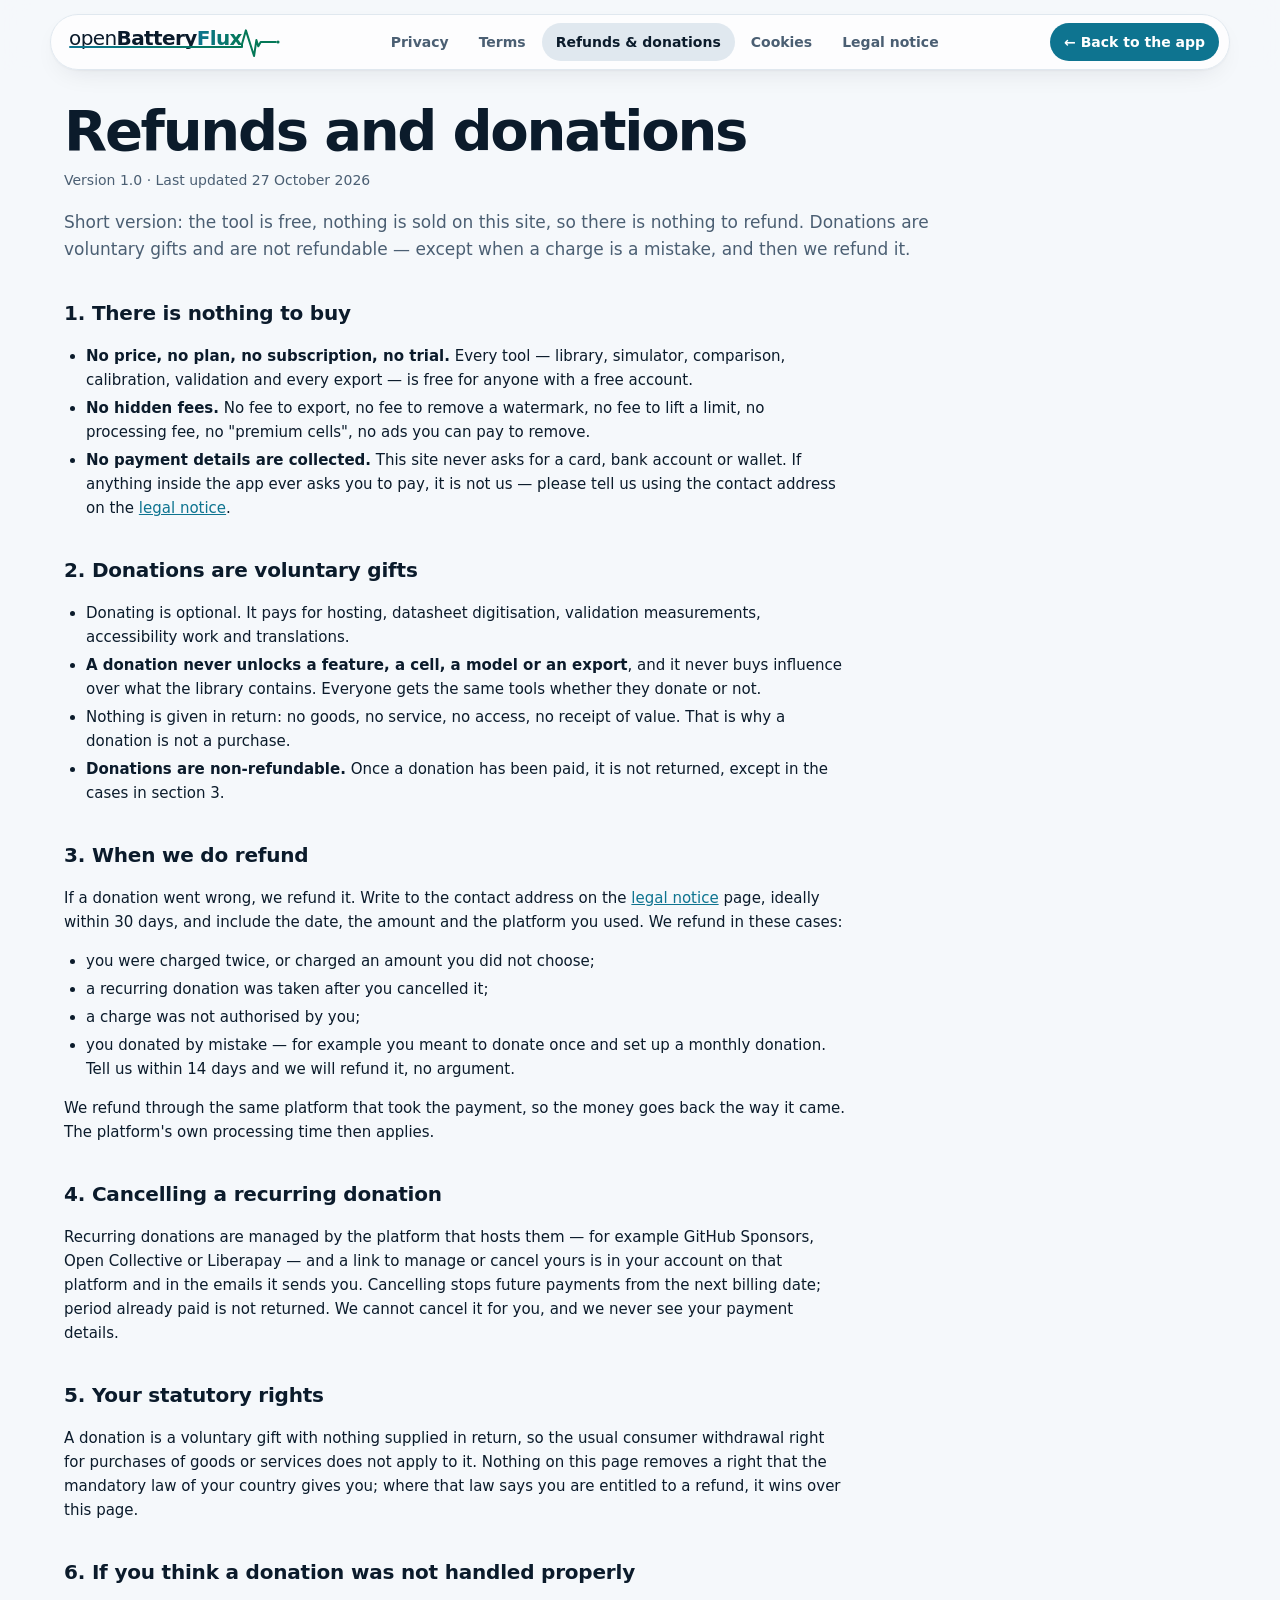
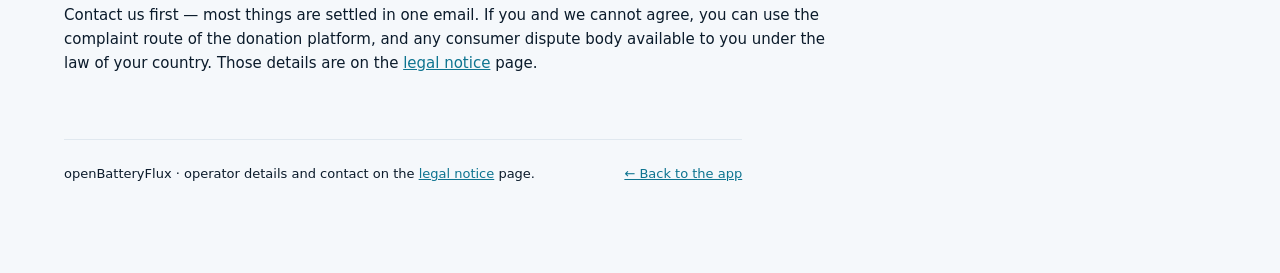
<file: frontend/refunds.html>
<!doctype html>
<html lang="en">
<head>
<meta charset="utf-8">
<meta name="viewport" content="width=device-width, initial-scale=1">
<title>Refunds and donations · openBatteryFlux</title>
<meta name="description" content="openBatteryFlux is free: there is nothing to buy and nothing to refund. This page explains how donations work and what happens if one goes wrong.">
<meta name="robots" content="index,follow">
<link rel="icon" type="image/svg+xml" href="data:image/svg+xml,%3Csvg xmlns=%27http://www.w3.org/2000/svg%27 viewBox=%270 0 64 64%27%3E%3Cpath d=%27M4 42H20V36L27 10L40 56L44 30L48 40L52 33H58%27 fill=%27none%27 stroke=%27%230891B2%27 stroke-width=%275%27 stroke-linecap=%27round%27 stroke-linejoin=%27round%27/%3E%3C/svg%3E">
<link rel="apple-touch-icon" sizes="180x180" href="/apple-touch-icon.png">
<link rel="stylesheet" href="css/legal.css?v=3">
</head>
<body>
<header class="top"><div class="wrap">
<a class="brand obf-logo" href="/" aria-label="openBatteryFlux home"><span class="wmk"><b>open</b><strong>Battery</strong><em>Flux</em></span><i class="obf-line" aria-hidden="true"></i><svg class="obf-pulse" viewBox="0 0 48 36" aria-hidden="true"><path class="obf-g" pathLength="100" d="M0 22V18L5 .5L15.5 33.5L18.5 13L21 21L24 15.5H43.5"/><path class="obf-p" pathLength="100" d="M0 22V18L5 .5L15.5 33.5L18.5 13L21 21L24 15.5H43.5"/><circle class="obf-d" cx="46.3" cy="15.5" r="2"/></svg></a>
<nav class="legal" aria-label="Legal pages">
<a href="privacy.html">Privacy</a>
<a href="terms.html">Terms</a>
<a href="refunds.html" aria-current="page">Refunds &amp; donations</a>
<a href="cookies.html">Cookies</a>
<a href="legal.html">Legal notice</a>
</nav>
<a class="back" href="/">← Back to the app</a>
</div></header>

<div class="wrap">
<h1>Refunds and donations</h1>
<p class="updated">Version 1.0 · Last updated 27 October 2026</p>
<p class="lead">Short version: the tool is free, nothing is sold on this site, so there is nothing to refund. Donations are voluntary gifts and are not refundable — except when a charge is a mistake, and then we refund it.</p>

<h2>1. There is nothing to buy</h2>
<ul>
<li><b>No price, no plan, no subscription, no trial.</b> Every tool — library, simulator, comparison, calibration, validation and every export — is free for anyone with a free account.</li>
<li><b>No hidden fees.</b> No fee to export, no fee to remove a watermark, no fee to lift a limit, no processing fee, no "premium cells", no ads you can pay to remove.</li>
<li><b>No payment details are collected.</b> This site never asks for a card, bank account or wallet. If anything inside the app ever asks you to pay, it is not us — please tell us using the contact address on the <a href="legal.html">legal notice</a>.</li>
</ul>

<h2>2. Donations are voluntary gifts</h2>
<ul>
<li>Donating is optional. It pays for hosting, datasheet digitisation, validation measurements, accessibility work and translations.</li>
<li><b>A donation never unlocks a feature, a cell, a model or an export</b>, and it never buys influence over what the library contains. Everyone gets the same tools whether they donate or not.</li>
<li>Nothing is given in return: no goods, no service, no access, no receipt of value. That is why a donation is not a purchase.</li>
<li><b>Donations are non-refundable.</b> Once a donation has been paid, it is not returned, except in the cases in section 3.</li>
</ul>

<h2>3. When we do refund</h2>
<p>If a donation went wrong, we refund it. Write to the contact address on the <a href="legal.html">legal notice</a> page, ideally within 30 days, and include the date, the amount and the platform you used. We refund in these cases:</p>
<ul>
<li>you were charged twice, or charged an amount you did not choose;</li>
<li>a recurring donation was taken after you cancelled it;</li>
<li>a charge was not authorised by you;</li>
<li>you donated by mistake — for example you meant to donate once and set up a monthly donation. Tell us within 14 days and we will refund it, no argument.</li>
</ul>
<p>We refund through the same platform that took the payment, so the money goes back the way it came. The platform's own processing time then applies.</p>

<h2>4. Cancelling a recurring donation</h2>
<p>Recurring donations are managed by the platform that hosts them — for example GitHub Sponsors, Open Collective or Liberapay — and a link to manage or cancel yours is in your account on that platform and in the emails it sends you. Cancelling stops future payments from the next billing date; period already paid is not returned. We cannot cancel it for you, and we never see your payment details.</p>

<h2>5. Your statutory rights</h2>
<p>A donation is a voluntary gift with nothing supplied in return, so the usual consumer withdrawal right for purchases of goods or services does not apply to it. Nothing on this page removes a right that the mandatory law of your country gives you; where that law says you are entitled to a refund, it wins over this page.</p>

<h2>6. If you think a donation was not handled properly</h2>
<p>Contact us first — most things are settled in one email. If you and we cannot agree, you can use the complaint route of the donation platform, and any consumer dispute body available to you under the law of your country. Those details are on the <a href="legal.html">legal notice</a> page.</p>

<footer class="bottom">
<p>openBatteryFlux · operator details and contact on the <a href="legal.html">legal notice</a> page.</p>
<p class="noprint"><a href="/">← Back to the app</a></p>
</footer>
</div>
</body>
</html>
</file>
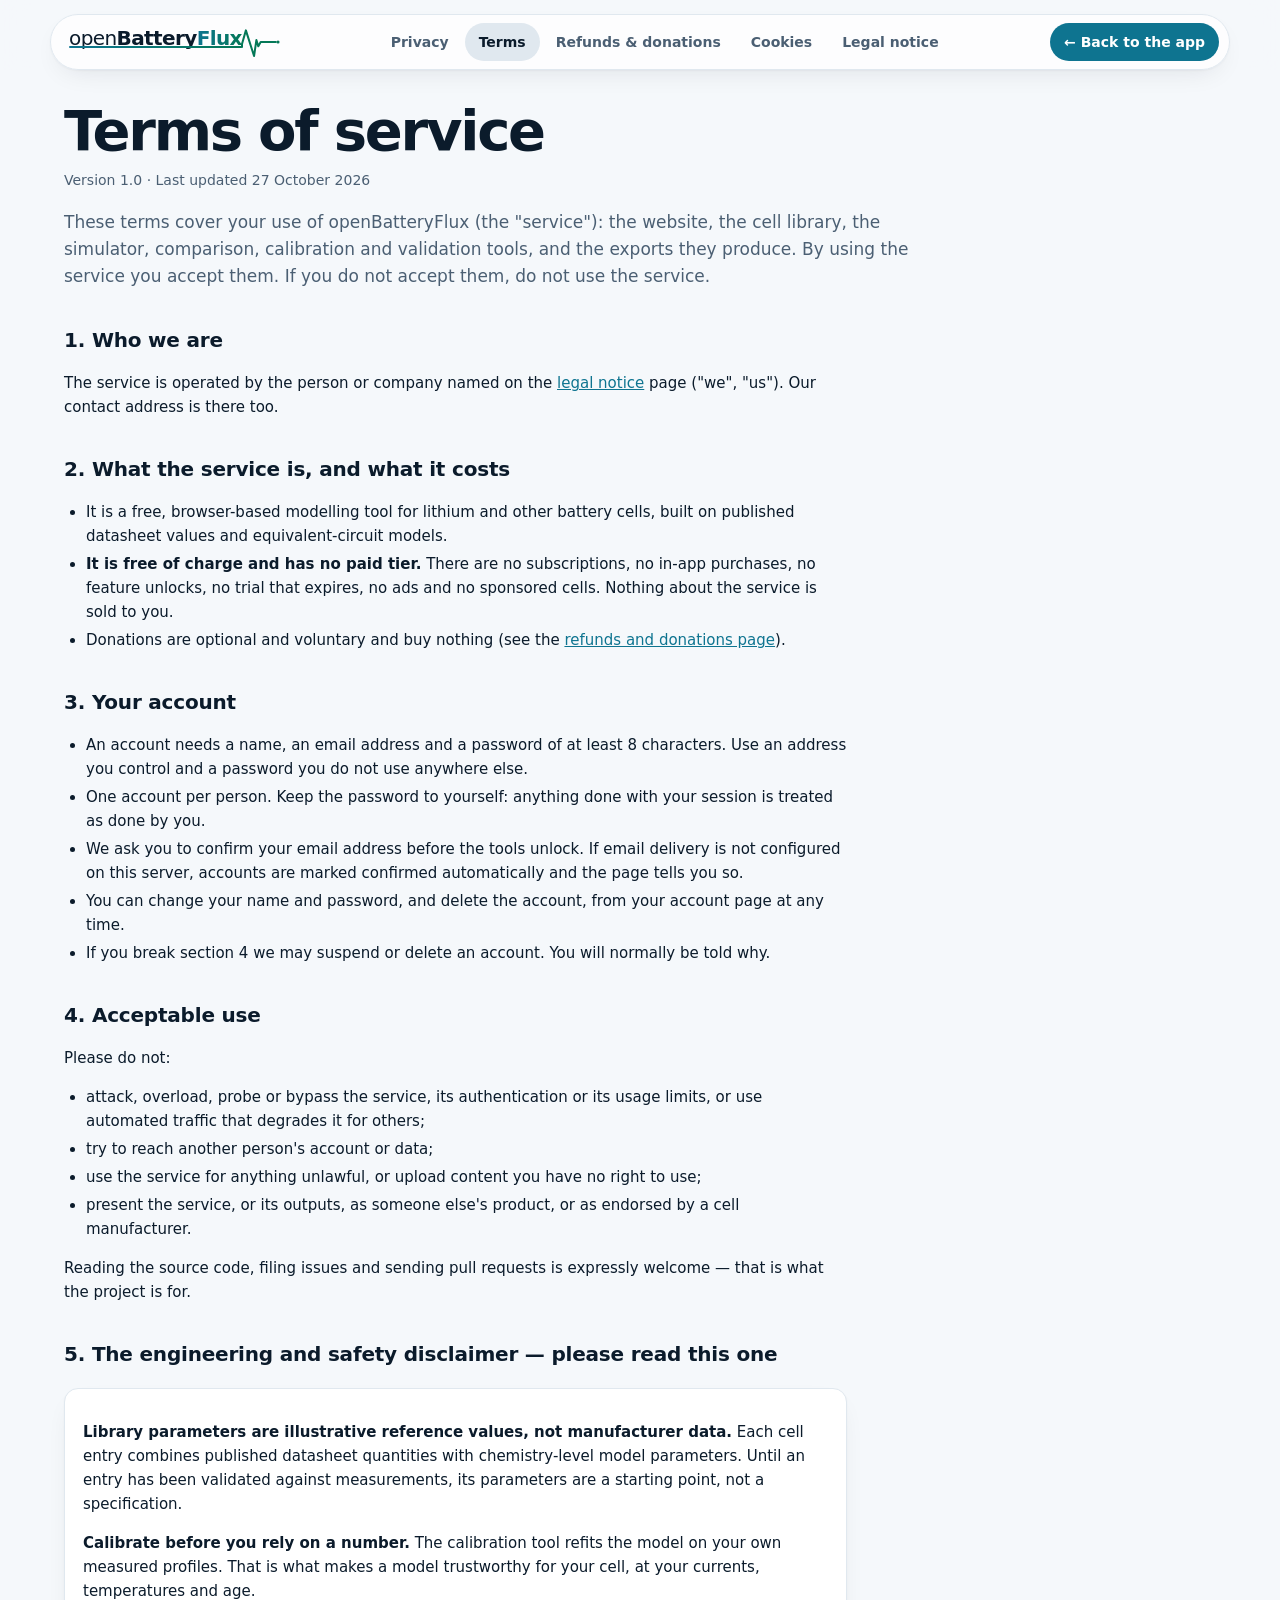
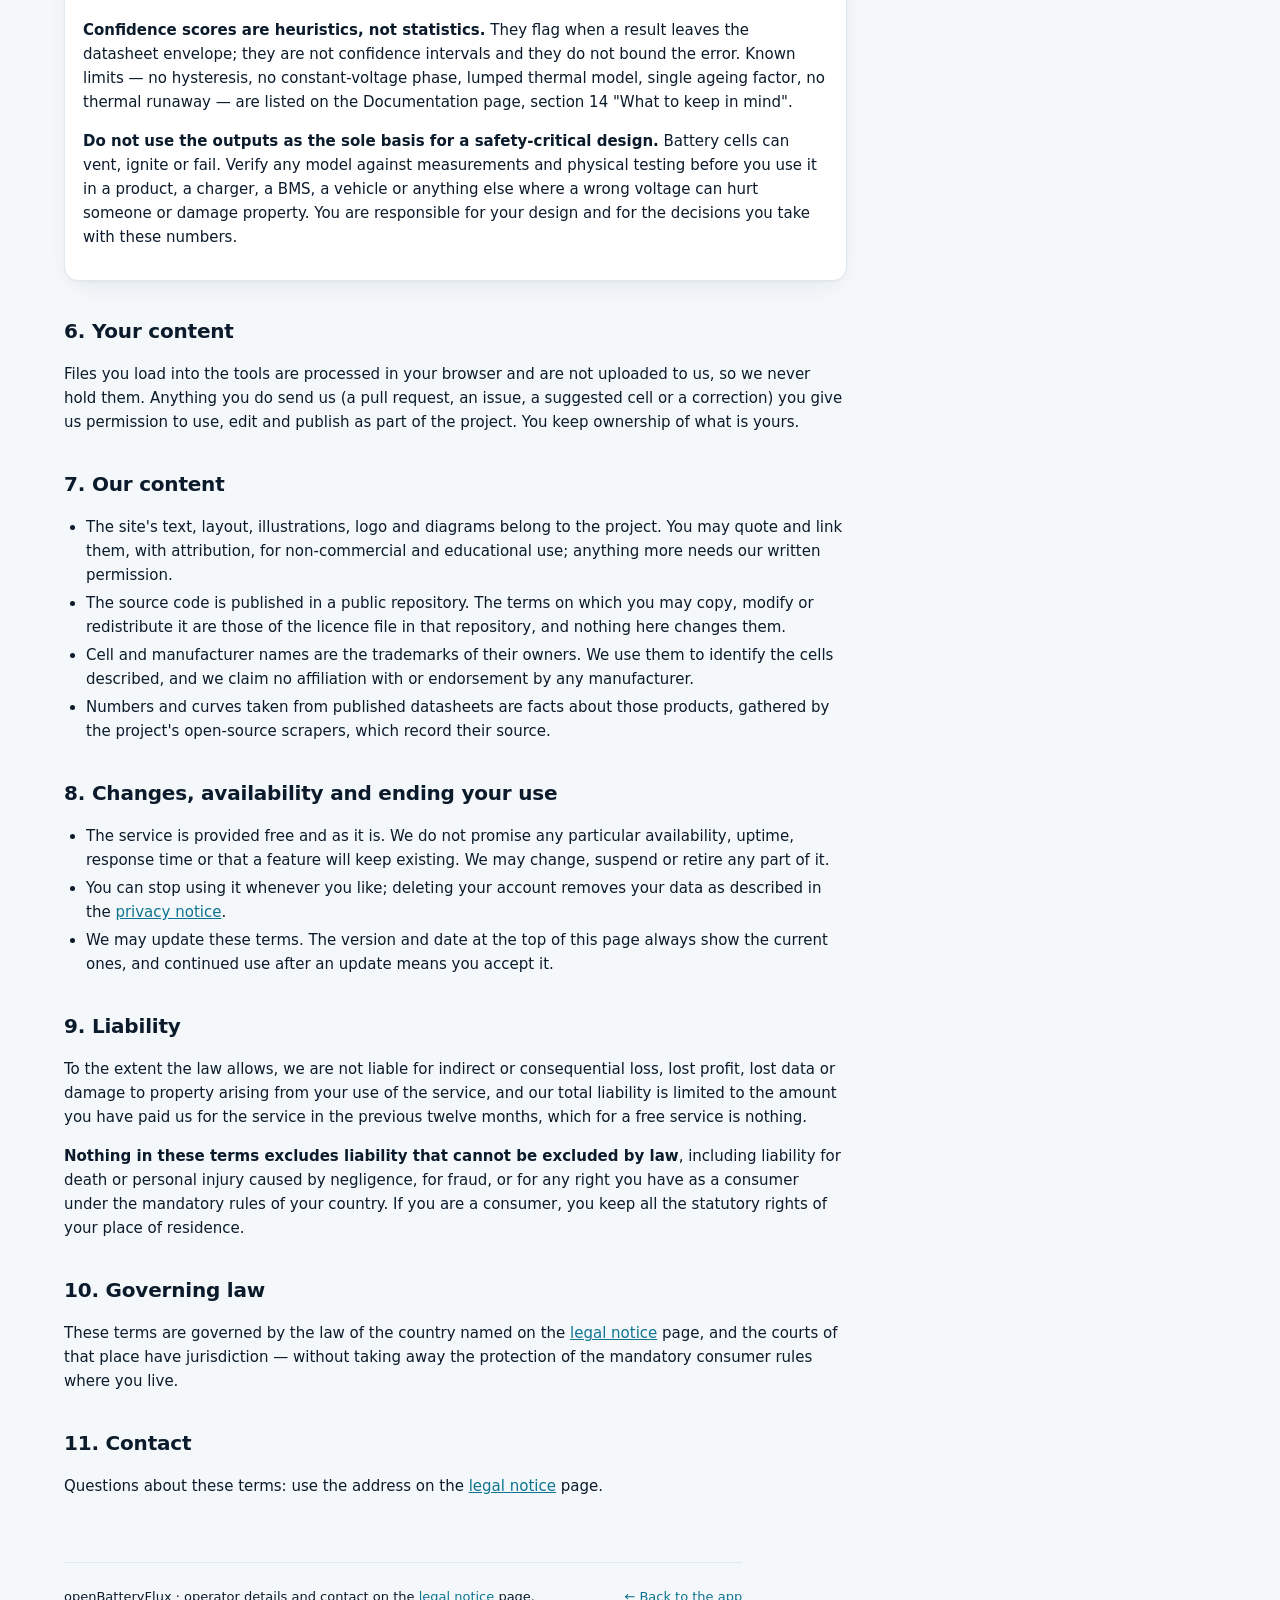
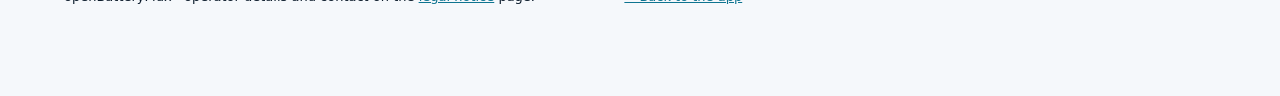
<file: frontend/terms.html>
<!doctype html>
<html lang="en">
<head>
<meta charset="utf-8">
<meta name="viewport" content="width=device-width, initial-scale=1">
<title>Terms of service · openBatteryFlux</title>
<meta name="description" content="The terms for using openBatteryFlux: free of charge, no warranty on the numbers, and a clear engineering and safety disclaimer.">
<meta name="robots" content="index,follow">
<link rel="icon" type="image/svg+xml" href="data:image/svg+xml,%3Csvg xmlns=%27http://www.w3.org/2000/svg%27 viewBox=%270 0 64 64%27%3E%3Cpath d=%27M4 42H20V36L27 10L40 56L44 30L48 40L52 33H58%27 fill=%27none%27 stroke=%27%230891B2%27 stroke-width=%275%27 stroke-linecap=%27round%27 stroke-linejoin=%27round%27/%3E%3C/svg%3E">
<link rel="apple-touch-icon" sizes="180x180" href="/apple-touch-icon.png">
<link rel="stylesheet" href="css/legal.css?v=3">
</head>
<body>
<header class="top"><div class="wrap">
<a class="brand obf-logo" href="/" aria-label="openBatteryFlux home"><span class="wmk"><b>open</b><strong>Battery</strong><em>Flux</em></span><i class="obf-line" aria-hidden="true"></i><svg class="obf-pulse" viewBox="0 0 48 36" aria-hidden="true"><path class="obf-g" pathLength="100" d="M0 22V18L5 .5L15.5 33.5L18.5 13L21 21L24 15.5H43.5"/><path class="obf-p" pathLength="100" d="M0 22V18L5 .5L15.5 33.5L18.5 13L21 21L24 15.5H43.5"/><circle class="obf-d" cx="46.3" cy="15.5" r="2"/></svg></a>
<nav class="legal" aria-label="Legal pages">
<a href="privacy.html">Privacy</a>
<a href="terms.html" aria-current="page">Terms</a>
<a href="refunds.html">Refunds &amp; donations</a>
<a href="cookies.html">Cookies</a>
<a href="legal.html">Legal notice</a>
</nav>
<a class="back" href="/">← Back to the app</a>
</div></header>

<div class="wrap">
<h1>Terms of service</h1>
<p class="updated">Version 1.0 · Last updated 27 October 2026</p>
<p class="lead">These terms cover your use of openBatteryFlux (the "service"): the website, the cell library, the simulator, comparison, calibration and validation tools, and the exports they produce. By using the service you accept them. If you do not accept them, do not use the service.</p>

<h2>1. Who we are</h2>
<p>The service is operated by the person or company named on the <a href="legal.html">legal notice</a> page ("we", "us"). Our contact address is there too.</p>

<h2>2. What the service is, and what it costs</h2>
<ul>
<li>It is a free, browser-based modelling tool for lithium and other battery cells, built on published datasheet values and equivalent-circuit models.</li>
<li><b>It is free of charge and has no paid tier.</b> There are no subscriptions, no in-app purchases, no feature unlocks, no trial that expires, no ads and no sponsored cells. Nothing about the service is sold to you.</li>
<li>Donations are optional and voluntary and buy nothing (see the <a href="refunds.html">refunds and donations page</a>).</li>
</ul>

<h2>3. Your account</h2>
<ul>
<li>An account needs a name, an email address and a password of at least 8 characters. Use an address you control and a password you do not use anywhere else.</li>
<li>One account per person. Keep the password to yourself: anything done with your session is treated as done by you.</li>
<li>We ask you to confirm your email address before the tools unlock. If email delivery is not configured on this server, accounts are marked confirmed automatically and the page tells you so.</li>
<li>You can change your name and password, and delete the account, from your account page at any time.</li>
<li>If you break section 4 we may suspend or delete an account. You will normally be told why.</li>
</ul>

<h2>4. Acceptable use</h2>
<p>Please do not:</p>
<ul>
<li>attack, overload, probe or bypass the service, its authentication or its usage limits, or use automated traffic that degrades it for others;</li>
<li>try to reach another person's account or data;</li>
<li>use the service for anything unlawful, or upload content you have no right to use;</li>
<li>present the service, or its outputs, as someone else's product, or as endorsed by a cell manufacturer.</li>
</ul>
<p>Reading the source code, filing issues and sending pull requests is expressly welcome — that is what the project is for.</p>

<h2>5. The engineering and safety disclaimer — please read this one</h2>
<div class="card">
<p><b>Library parameters are illustrative reference values, not manufacturer data.</b> Each cell entry combines published datasheet quantities with chemistry-level model parameters. Until an entry has been validated against measurements, its parameters are a starting point, not a specification.</p>
<p><b>Calibrate before you rely on a number.</b> The calibration tool refits the model on your own measured profiles. That is what makes a model trustworthy for your cell, at your currents, temperatures and age.</p>
<p><b>Confidence scores are heuristics, not statistics.</b> They flag when a result leaves the datasheet envelope; they are not confidence intervals and they do not bound the error. Known limits — no hysteresis, no constant-voltage phase, lumped thermal model, single ageing factor, no thermal runaway — are listed on the Documentation page, section 14 "What to keep in mind".</p>
<p><b>Do not use the outputs as the sole basis for a safety-critical design.</b> Battery cells can vent, ignite or fail. Verify any model against measurements and physical testing before you use it in a product, a charger, a BMS, a vehicle or anything else where a wrong voltage can hurt someone or damage property. You are responsible for your design and for the decisions you take with these numbers.</p>
</div>

<h2>6. Your content</h2>
<p>Files you load into the tools are processed in your browser and are not uploaded to us, so we never hold them. Anything you do send us (a pull request, an issue, a suggested cell or a correction) you give us permission to use, edit and publish as part of the project. You keep ownership of what is yours.</p>

<h2>7. Our content</h2>
<ul>
<li>The site's text, layout, illustrations, logo and diagrams belong to the project. You may quote and link them, with attribution, for non-commercial and educational use; anything more needs our written permission.</li>
<li>The source code is published in a public repository. The terms on which you may copy, modify or redistribute it are those of the licence file in that repository, and nothing here changes them.</li>
<li>Cell and manufacturer names are the trademarks of their owners. We use them to identify the cells described, and we claim no affiliation with or endorsement by any manufacturer.</li>
<li>Numbers and curves taken from published datasheets are facts about those products, gathered by the project's open-source scrapers, which record their source.</li>
</ul>

<h2>8. Changes, availability and ending your use</h2>
<ul>
<li>The service is provided free and as it is. We do not promise any particular availability, uptime, response time or that a feature will keep existing. We may change, suspend or retire any part of it.</li>
<li>You can stop using it whenever you like; deleting your account removes your data as described in the <a href="privacy.html">privacy notice</a>.</li>
<li>We may update these terms. The version and date at the top of this page always show the current ones, and continued use after an update means you accept it.</li>
</ul>

<h2>9. Liability</h2>
<p>To the extent the law allows, we are not liable for indirect or consequential loss, lost profit, lost data or damage to property arising from your use of the service, and our total liability is limited to the amount you have paid us for the service in the previous twelve months, which for a free service is nothing.</p>
<p><b>Nothing in these terms excludes liability that cannot be excluded by law</b>, including liability for death or personal injury caused by negligence, for fraud, or for any right you have as a consumer under the mandatory rules of your country. If you are a consumer, you keep all the statutory rights of your place of residence.</p>

<h2>10. Governing law</h2>
<p>These terms are governed by the law of the country named on the <a href="legal.html">legal notice</a> page, and the courts of that place have jurisdiction — without taking away the protection of the mandatory consumer rules where you live.</p>

<h2>11. Contact</h2>
<p>Questions about these terms: use the address on the <a href="legal.html">legal notice</a> page.</p>

<footer class="bottom">
<p>openBatteryFlux · operator details and contact on the <a href="legal.html">legal notice</a> page.</p>
<p class="noprint"><a href="/">← Back to the app</a></p>
</footer>
</div>
</body>
</html>
</file>
<file: frontend/css/legal.css>
/* Styles for the static legal pages (privacy, terms, refunds, cookies,
   legal notice).

   These pages carry the same design as the app: the same tokens, the same
   1200px container, the same pill navigation and the same bordered footer.
   app.css is light by default (html[data-d="1"]), so this file is too — a
   visitor moving between the app and a legal page sees one site, not two.
   The stylesheet stays self-contained: these pages must remain readable even
   if the app's own stylesheet changes, so nothing here is imported from it. */
:root {
  --bg: #f5f8fb;
  --panel: #ffffff;
  --ink: #0b1b2b;
  --mut: #4b5f73;
  --line: #e0e8ef;
  --acc: #0e7490;
  --acc2: #047857;
  --warn: #c2410c;
  --sh: 0 1px 2px rgba(11, 27, 43, .04), 0 10px 28px -12px rgba(11, 27, 43, .12);
  --mono: ui-monospace, SFMono-Regular, Menlo, monospace;
  --sans: -apple-system, BlinkMacSystemFont, "Segoe UI", system-ui, Roboto, "Helvetica Neue", Arial, sans-serif;
  color-scheme: light;
}
* { box-sizing: border-box; }
body {
  margin: 0;
  background: var(--bg);
  color: var(--ink);
  font: 15px/1.6 var(--sans);
  font-variant-numeric: tabular-nums;
  overflow-wrap: anywhere; /* long URLs must not widen the page on a phone */
}
.wrap { max-width: 1200px; margin: 0 auto; padding: 0 24px 80px; }
/* the reading column: the app's container width, narrowed to the text */
.wrap > * { max-width: 82ch; }

/* ---------- top bar: the app's pill navigation ---------- */
header.top {
  position: sticky;
  top: 0;
  z-index: 5;
  padding: 14px 0 0;
  background: color-mix(in srgb, var(--bg) 88%, transparent);
  backdrop-filter: saturate(1.4) blur(14px);
  -webkit-backdrop-filter: saturate(1.4) blur(14px);
}
header.top .wrap {
  max-width: 1180px;
  padding: 8px 10px 8px 18px;
  display: flex;
  justify-content: space-between;
  align-items: center;
  gap: 12px 16px;
  flex-wrap: wrap;
  background: color-mix(in srgb, var(--panel) 80%, transparent);
  border: 1px solid var(--line);
  border-radius: 999px;
  box-shadow: var(--sh);
}
/* the app's wordmark: open / Battery / Flux, gradient rule, pulse glyph */
.brand.obf-logo {
  position: relative;
  display: inline-block;
  font-size: 20px;
  line-height: 1.2;
  padding: 0 1.867em .4em 0;
  color: var(--ink);
  text-decoration: none;
}
.wmk { display: block; font-size: 1em; letter-spacing: -.03em; color: var(--ink); }
.wmk b { font-weight: 300; }
.wmk strong { font-weight: 800; }
.wmk em {
  font-style: normal;
  font-weight: 800;
  background: linear-gradient(90deg, var(--acc), var(--acc2));
  -webkit-background-clip: text;
  background-clip: text;
  color: transparent;
}
.obf-line {
  position: absolute;
  left: 0;
  right: 1.867em;
  bottom: .5em;
  height: .1em;
  border-radius: .1em;
  background: linear-gradient(90deg, var(--acc), var(--acc2));
}
.brand .obf-pulse {
  position: absolute;
  right: 0;
  bottom: 0;
  width: 1.867em;
  height: 1.4em;
  overflow: visible;
  fill: none;
  stroke-linecap: round;
  stroke-linejoin: round;
  stroke-width: 2.6;
}
.obf-p { stroke: var(--acc2); stroke-dasharray: 100; stroke-dashoffset: 0; }
.obf-g { stroke: var(--acc); stroke-width: 3.4; opacity: 0; }
.obf-d { fill: var(--acc2); stroke: none; }

/* the way back into the app, mirroring the app's primary button */
.back {
  padding: 8px 14px;
  border-radius: 999px;
  font-size: 14px;
  font-weight: 600;
  color: #fff;
  background: var(--acc);
  text-decoration: none;
  white-space: nowrap;
}
.back:hover { background: color-mix(in srgb, var(--acc) 85%, #000); }
nav.legal { display: flex; flex-wrap: wrap; gap: 2px; margin: 0; padding: 0; }
nav.legal a {
  padding: 8px 14px;
  border-radius: 999px;
  font-size: 14px;
  font-weight: 600;
  color: var(--mut);
  text-decoration: none;
}
nav.legal a:hover { background: var(--line); color: var(--ink); }
nav.legal a[aria-current="page"] { background: var(--line); color: var(--ink); }
a:focus-visible, button:focus-visible { outline: 2px solid var(--acc); outline-offset: 2px; }

/* ---------- article ---------- */
h1 {
  font-size: clamp(34px, 5vw, 56px);
  line-height: 1.05;
  letter-spacing: -.04em;
  font-weight: 800;
  margin: 32px 0 8px;
}
h2 { font-size: 20px; letter-spacing: -.01em; margin: 34px 0 8px; }
h3 { font-size: 16px; margin: 22px 0 6px; }
p, li { color: var(--ink); }
.lead { color: var(--mut); font-size: 17px; }
.updated { color: var(--mut); font-size: 14px; margin: 0 0 4px; }
a { color: var(--acc); }
ul, ol { padding-left: 22px; }
li { margin: 4px 0; }
code { font: 13px var(--mono); background: var(--panel); border: 1px solid var(--line); border-radius: 6px; padding: 1px 5px; }

/* ---------- blocks reused across the pages ---------- */
table { width: 100%; border-collapse: collapse; margin: 12px 0 4px; font-size: 14px; }
caption { text-align: left; color: var(--mut); font-size: 13px; padding-bottom: 6px; }
th, td { text-align: left; vertical-align: top; border: 1px solid var(--line); padding: 8px 10px; }
th { background: var(--panel); font-weight: 700; }
.card {
  background: var(--panel);
  border: 1px solid var(--line);
  border-radius: 14px;
  padding: 16px 18px;
  margin: 18px 0;
  box-shadow: var(--sh);
}
.note { color: var(--mut); font-size: 14px; }
mark.todo {
  background: color-mix(in srgb, var(--warn) 14%, transparent);
  color: var(--warn);
  font-weight: 700;
  padding: 1px 5px;
  border-radius: 6px;
}
dl.kv { display: grid; grid-template-columns: minmax(12ch, 28ch) 1fr; gap: 8px 16px; margin: 8px 0 0; }
dl.kv dt { color: var(--mut); }
dl.kv dd { margin: 0; }

/* ---------- footer: the app's .nb-foot ---------- */
footer.bottom {
  margin-top: 64px;
  padding: 24px 0 8px;
  border-top: 1px solid var(--line);
  color: var(--mut);
  font-size: 13px;
  display: flex;
  justify-content: space-between;
  gap: 8px 16px;
  flex-wrap: wrap;
}
footer.bottom p { margin: 0; }
footer.bottom a { color: var(--acc); }

.print-hint { display: none; }
/* the app switches its pill bar to a rounded rectangle at 860px */
@media (max-width: 860px) {
  header.top .wrap { border-radius: 24px; }
}
@media (max-width: 700px) {
  .wrap { padding: 0 16px 64px; }
  header.top .wrap { padding: 8px 8px 8px 14px; }
  dl.kv { grid-template-columns: 1fr; gap: 2px; }
  dl.kv dd { margin-bottom: 8px; }
}
@media (max-width: 420px) {
  .brand.obf-logo { font-size: 17px; }
  .back { padding: 7px 12px; }
}
@media print {
  header.top, nav.legal, footer.bottom .noprint { display: none; }
  body { background: #fff; color: #000; }
  .wrap { max-width: none; padding: 0; }
  .wrap > * { max-width: none; }
}
</file>
